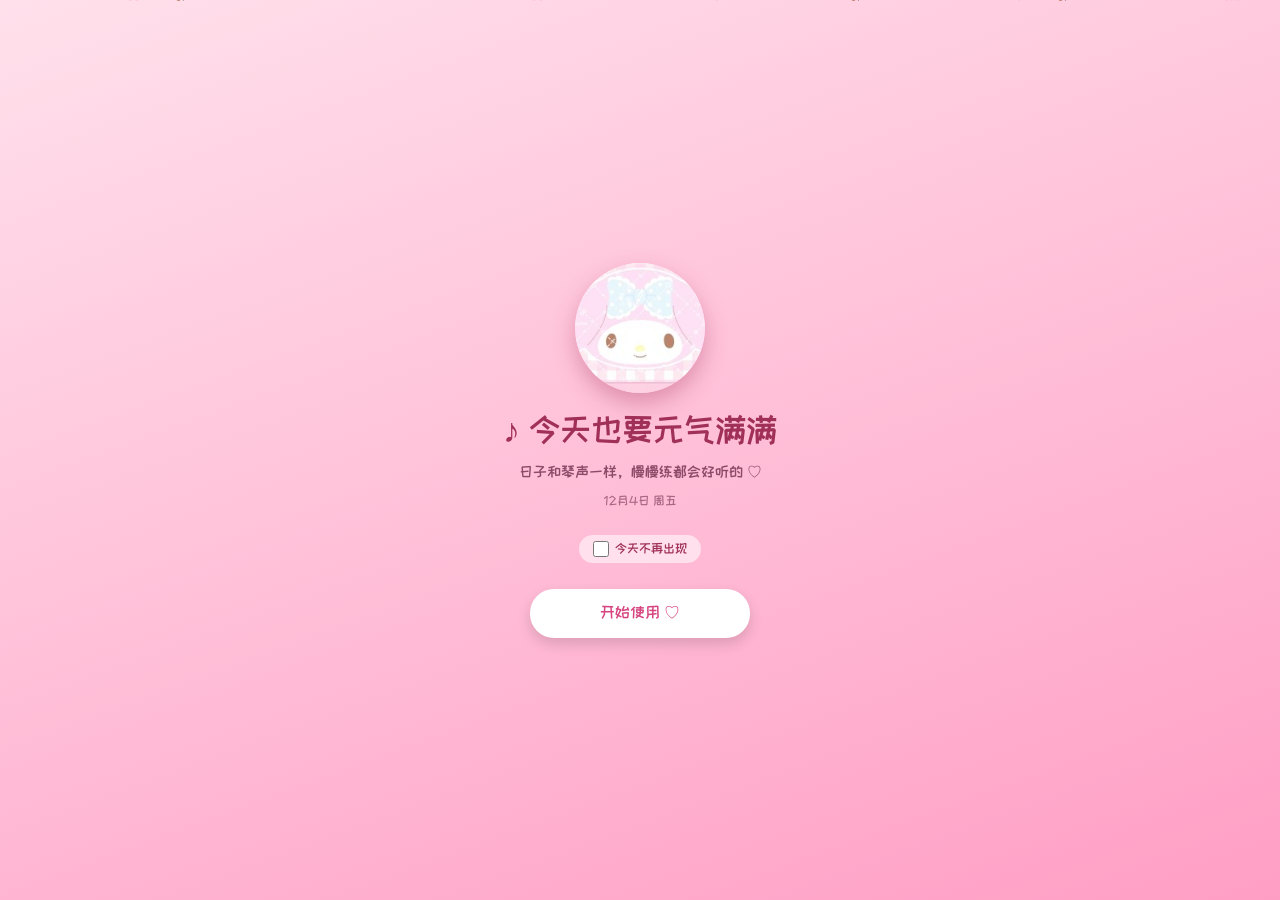
<file: app/index.html>
<!DOCTYPE html>
<html lang="zh-CN">
<head>
<meta charset="UTF-8">
<meta name="viewport" content="width=device-width, initial-scale=1.0, viewport-fit=cover, user-scalable=no">
<meta name="apple-mobile-web-app-capable" content="yes">
<meta name="mobile-web-app-capable" content="yes">
<meta name="apple-mobile-web-app-status-bar-style" content="default">
<meta name="apple-mobile-web-app-title" content="秋秋课表">
<meta name="theme-color" content="#ffe6ef">
<link rel="apple-touch-icon" href="assets/icon-180.png?v=2">
<link rel="apple-touch-startup-image" media="(device-width: 375px) and (device-height: 667px) and (-webkit-device-pixel-ratio: 2)" href="assets/splash-750x1334.jpg">
<link rel="apple-touch-startup-image" media="(device-width: 390px) and (device-height: 844px) and (-webkit-device-pixel-ratio: 3)" href="assets/splash-1170x2532.jpg">
<link rel="apple-touch-startup-image" media="(device-width: 393px) and (device-height: 852px) and (-webkit-device-pixel-ratio: 3)" href="assets/splash-1179x2556.jpg">
<link rel="apple-touch-startup-image" media="(device-width: 430px) and (device-height: 932px) and (-webkit-device-pixel-ratio: 3)" href="assets/splash-1290x2796.jpg">
<link rel="apple-touch-startup-image" media="(device-width: 402px) and (device-height: 874px) and (-webkit-device-pixel-ratio: 3)" href="assets/splash-1206x2622.jpg">
<link rel="apple-touch-startup-image" media="(device-width: 440px) and (device-height: 956px) and (-webkit-device-pixel-ratio: 3)" href="assets/splash-1320x2868.jpg">
<link rel="apple-touch-startup-image" media="(device-width: 820px) and (device-height: 1180px) and (-webkit-device-pixel-ratio: 2)" href="assets/splash-1640x2360.jpg">
<link rel="icon" href="assets/icon-192.png?v=2">
<link rel="manifest" href="manifest.json">
<title>秋秋课表 🎻</title>
<link rel="stylesheet" href="css/app.css">
</head>
<body class="t-melody">

<div id="wallpaper"></div>

<!-- 装饰 -->
<span class="deco" style="top:90px;left:-16px;font-size:70px">🎀</span>
<span class="deco" style="bottom:120px;right:-14px;font-size:60px">🌸</span>

<div id="app">
  <main id="main">

    <!-- ===== 今日 ===== -->
    <section class="page on" id="page-today">
      <div class="pagehead">
        <div>
          <div class="dt" id="todayDate">—</div>
          <h1 id="todayGreet">今日课程</h1>
        </div>
        <div class="sticker" id="mascotSlot"></div>
      </div>
      <div id="birthdayWrap"></div>
      <div id="nextWrap"></div>
      <div id="todayList" class="lList"></div>
      <div id="todaySummary" style="margin:6px 4px 0"></div>
    </section>

    <!-- ===== 周课表 ===== -->
    <section class="page" id="page-week">
      <div class="pagehead">
        <div>
          <div class="dt" id="weekMonth">—</div>
          <h1>本周课表</h1>
        </div>
        <div class="sticker" id="mascotSlot2"></div>
      </div>
      <div class="weeknav">
        <button id="wkPrev">‹</button>
        <span class="wt" id="wkLabel">—</span>
        <button id="wkNext">›</button>
        <div class="vtoggle">
          <button id="vHol" title="假期">🏖️</button>
          <button id="vList" class="on" title="列表">📋</button>
          <button id="vGrid" title="日程">🗓️</button>
        </div>
      </div>
      <div id="weekList"></div>
      <div id="weekGrid" style="display:none"></div>
      <div id="weekSummary" style="margin:6px 4px 0;text-align:center"></div>
    </section>

    <!-- ===== 学生 ===== -->
    <section class="page" id="page-students">
      <div class="pagehead">
        <div>
          <div class="dt">一起进步的小朋友们</div>
          <h1>我的学生</h1>
        </div>
        <div class="sticker" id="mascotSlot3"></div>
      </div>
      <div id="studentStats"></div>
      <div class="bstrip" id="bdayStrip"></div>
      <div class="search" id="searchWrap">🔍 <input type="text" id="searchInput" placeholder="找学生、找曲子…"></div>
      <div id="studentList"></div>
      <div style="text-align:center;margin-top:6px">
        <button class="btn ghost" id="btnAddStudent2">＋ 添加学生</button>
      </div>
    </section>

    <!-- ===== 乐团 ===== -->
    <section class="page" id="page-orch">
      <div class="pagehead">
        <div>
          <div class="dt">排练与演出，都值得被记住</div>
          <h1>乐团 · 演出</h1>
        </div>
        <div class="sticker" id="mascotSlot4"></div>
      </div>
      <div id="orchStats"></div>
      <div id="projList"></div>
      <div style="text-align:center;margin-top:6px">
        <button class="btn" id="btnAddProject">＋ 新演出项目</button>
      </div>
    </section>

    <!-- ===== 主题 ===== -->
    <section class="page" id="page-themes">
      <div class="pagehead">
        <div>
          <div class="dt">今天想穿哪一套？</div>
          <h1>主题 · 壁纸</h1>
        </div>
        <div class="sticker" style="font-size:28px">🎨</div>
      </div>
      <div class="tlabel">👤 我的头像（设置后显示在今日页）</div>
      <div style="display:flex;gap:14px;align-items:center;margin:0 4px 4px">
        <div class="sticker" id="userAvSlot" style="width:64px;height:64px;overflow:hidden"></div>
        <div style="flex:1">
          <label class="upbtn">📷 上传我的头像<input type="file" id="userAvFile" accept="image/*" hidden></label>
          <button class="btn ghost" id="btnUserAvDel" style="font-size:12px;padding:6px 12px;margin-left:8px">移除</button>
          <div class="thint" style="margin:6px 0 0;text-align:left">存在本机，不参与同步</div>
        </div>
      </div>
      <div class="tlabel">👤 我的资料与偏好</div>
      <div class="frm" style="margin:0 4px 4px">
        <div><label>称呼（问候和祝福里都会叫你）</label><input type="text" id="setName" placeholder="如：秋秋老师" maxlength="12"></div>
        <div style="display:flex;gap:9px;align-items:flex-end">
          <div style="flex:1"><label>我的生日</label>
            <button type="button" class="tfield" id="setBday">🎂 点击选择月-日</button></div>
          <div style="width:130px"><label>每节课时长</label>
            <select id="setDur" class="tsel" style="width:100%">
              <option value="30">30 分钟</option><option value="45">45 分钟</option><option value="60">60 分钟</option>
            </select></div>
        </div>
        <div><label>每日开屏祝福语（一行一句，留空恢复默认）</label>
          <textarea id="setGreetings" style="min-height:64px" placeholder="一行一句，每天轮换一条"></textarea></div>
        <button class="btn big" id="btnSaveProfile">保存资料 ♡</button>
      </div>
      <div class="tlabel">🎀 主题角色（换一套 = 全 App 换配色和贴纸）</div>
      <div class="tgrid" id="themeGrid"></div>
      <div class="tlabel">🔤 字体（选完立刻生效，第一次会下载一下）</div>
          <div class="fgrid" id="fontGrid"></div>
          <div class="tlabel">🖼️ 壁纸（背景随时换，也可上传自己的图片）</div>
      <div class="wgrid" id="wallGrid"></div>
      <div style="margin:10px 4px 0">
        <label class="upbtn">📷 上传自定义壁纸<input type="file" id="wallFile" accept="image/*" hidden></label>
      </div>
      <div class="tlabel">🎵 小工具</div>
      <div class="funrow">
        <button class="btn ghost" id="btnTuner">🎻 A4 音叉</button>
        <button class="btn ghost" id="btnMetro">🥁 节拍器</button>
      </div>
      <div class="tlabel">📄 账本</div>
      <div style="margin:0 4px 4px;display:flex;gap:9px">
        <button class="btn ghost" id="btnBill" style="flex:1">📊 本月账单</button>
        <button class="btn ghost" id="btnYear" style="flex:1">📈 年度统计</button>
      </div>
      <div class="tlabel">💾 数据小管家</div>
      <button class="btn big" id="btnOneImport" style="margin-bottom:10px">✨ 一键导入课表（粘贴文本 / 截图识别）</button>
      <div class="datarow">
        <button class="btn ghost" id="btnExport">📤 导出备份</button>
        <button class="btn ghost" id="btnImport">📥 导入备份</button>
      </div>
      <div class="tlabel">☁️ 云同步（两台手机数据一致）</div>
      <div class="frm" style="margin:0 4px">
        <div><label>服务器地址</label><input type="text" id="syncUrl" placeholder="如 https://qinqin.你的域名.com" autocomplete="off"></div>
        <div><label>同步码（一家人共用同一个）</label><input type="text" id="syncToken" placeholder="服务器 tokens.txt 里的码" autocomplete="off"></div>
        <div class="datarow">
          <button class="btn ghost" id="btnSyncSave">💾 保存设置</button>
          <button class="btn ghost" id="btnSyncTest">🔌 测试连接</button>
          <button class="btn ghost" id="btnSyncUp">⬆️ 上传</button>
          <button class="btn ghost" id="btnSyncDown">⬇️ 下载合并</button>
        </div>
        <div class="datarow">
          <button class="btn ghost" id="btnSyncHist">🕘 云端历史（最近 20 版）</button>
        </div>
        <div class="thint" id="syncHint">数据存在本机；配好云同步后，改任何内容都会自动同步到另一台手机 ♡</div>
      </div>
      <div class="thint" id="aboutLine">秋秋课表 · 一个装着爱的小课表 ♡</div>
    </section>

  </main>

  <nav id="tabbar">
    <button class="tab on" data-page="today"><span class="ti">🏠</span>今日</button>
    <button class="tab" data-page="week"><span class="ti">🗓️</span>周课表</button>
    <button class="tab" data-page="students"><span class="ti">🎀</span>学生</button>
    <button class="tab" data-page="orch"><span class="ti">🎼</span>乐团</button>
    <button class="tab" data-page="themes"><span class="ti">🎨</span>主题</button>
  </nav>
</div>

<!-- ===== 弹层：学生编辑 ===== -->
<div class="mask" id="maskStudent">
  <div class="sheet sheetflex" style="position:relative">
    <button class="close" data-close="maskStudent">✕</button>
    <h3 id="studentFormTitle">添加学生</h3>
    <div class="frmscroll">
    <div class="frm">
      <div><label>名字</label><input type="text" id="fName" placeholder="小朋友的昵称" maxlength="10"></div>
      <div><label>头像（点一个，或上传照片）</label>
        <div id="avPrev" class="sticker" style="width:52px;height:52px;margin:0 auto 8px;display:flex;align-items:center;justify-content:center;font-size:26px;overflow:hidden"></div><div class="emgrid" id="emGrid"></div>
        <div style="display:flex;gap:10px;align-items:center;margin-top:8px">
          <label class="upbtn">📷 上传照片做头像<input type="file" id="avatarFile" accept="image/*" hidden></label>
          <span style="font-size:11px;color:var(--sub)">自动裁方压缩，存在手机里</span>
        </div>
      </div>
      <div><label>课程颜色（周课表格子和卡片都用它）</label><div class="emgrid" id="heartGrid"></div></div>
      <div><label>程度 / 级别</label><input type="text" id="fLevel" placeholder="如：英皇 3 级 / 启蒙班" maxlength="12"></div>
      <div><label>正在练的曲子</label><input type="text" id="fPiece" placeholder="如：《开塞 No.2》" maxlength="30"></div>
      <div><label>地点（去哪上这孩子的课）</label><input type="text" id="fLoc" placeholder="如：琴房 302 / 学校 / 线上" maxlength="16"></div>
      <div style="display:flex;gap:9px">
        <div style="flex:1"><label>家长电话</label><input type="text" id="fPhone" placeholder="家长手机号" inputmode="tel" maxlength="15"></div>
        <div style="flex:1"><label>孩子生日（月-日）</label><input type="text" id="fBday" placeholder="如 03-15" maxlength="5"></div>
      </div>
      <div style="display:flex;gap:9px;align-items:flex-end">
        <div style="flex:1"><label>课时包（剩余节数）</label><input type="number" id="fPass" placeholder="如 20" min="0" inputmode="numeric"></div>
        <div style="flex:1.2"><label>练琴照片（最多6张）</label>
          <label class="upbtn" style="width:100%;justify-content:center">📷 上传照片<input type="file" id="photoFile" accept="image/*" multiple hidden></label></div>
      </div>
      <div id="photoGrid" class="pgrid"></div>
      <div><label>每节课课时费（元，选填，用来记小账本）</label><input type="number" id="fFee" placeholder="如：300" min="0" inputmode="numeric"></div>
      <div><label>每周固定上课时间（可多个，带备注）</label><div id="slotRows"></div>
        <button type="button" class="btn ghost" id="btnAddSlot" style="margin-top:8px;font-size:13px;padding:8px 14px">＋ 加一个固定时间</button>
      </div>
      <div><label>备注</label><textarea id="fNote" placeholder="手型要盯、家长微信是…" maxlength="60"></textarea></div>
      <div class="formerr" id="studentErr">先给小朋友起个名字吧</div>
    </div>
    </div>
    <div class="savebar">
      <button class="btn big" id="btnSaveStudent">保存 ♡</button>
      <button class="btn ghost big" id="btnDelStudent" style="display:none;color:#e05c7e">🗑️ 删除这个学生</button>
    </div>
  </div>
</div>

<!-- ===== 弹层：课程操作 ===== -->
<div class="mask" id="maskLesson">
  <div class="sheet" style="position:relative">
    <button class="close" data-close="maskLesson">✕</button>
    <div class="lessonhead">
      <div class="av" id="lsAv">🐰</div>
      <div><div class="t1" id="lsTitle">果果 · 10:30</div><div class="t2" id="lsSub">《开塞 No.2》</div></div>
    </div>
    <div class="actgrid">
      <button class="btn" id="btnDone">✓ 上完这节课</button>
      <button class="btn ghost" id="btnLeave">🏖️ 今天请假</button>
      <button class="btn ghost" id="btnCancelStatus">↩️ 撤销打卡状态</button>
      <button class="btn ghost" id="btnResched" style="display:none">📅 改期（选新日期时间）</button>
      <button class="btn ghost" id="btnMakeup" style="display:none">🔍 找空档补课</button>
      <button class="btn ghost" id="btnConfirm" style="display:none">✅ 确认已约（家长已确认）</button>
      <button class="btn ghost" id="btnEditEvent" style="display:none">✏️ 改期 / 编辑</button>
      <button class="btn ghost" id="btnDelExtra" style="color:#e05c7e;display:none">🗑️ 删除这节加课</button>
    </div>
    <div class="notewrap" id="noteWrap">
      <div class="frm" style="margin-top:12px">
        <div><label>这节课的小记录（选填）</label>
        <textarea id="lsNote" placeholder="作业：开塞 3-5 条；顿弓有进步 ♪"></textarea></div>
        <button class="btn big" id="btnSaveDone">保存打卡 ✓</button>
      </div>
    </div>
  </div>
</div>

<!-- ===== 弹层：加课 ===== -->
<div class="mask" id="maskExtra">
  <div class="sheet" style="position:relative">
    <button class="close" data-close="maskExtra">✕</button>
    <h3>加一节课</h3>
    <div class="frm">
      <div><label>学生</label><select id="exStudent"></select></div>
      <button type="button" class="tfield big" id="exDT">📅 点此选择日期与开始时间</button>
      <button type="button" class="tfield big" id="exEndT">🏁 结束时间（选填，点了再选）</button>
      <div><label>备注（选填）</label><input type="text" id="exNote" placeholder="加课 / 补课" maxlength="20"></div>
      <div class="formerr" id="extraErr">先去「学生」页添加小朋友哦</div>
      <button class="btn big" id="btnSaveExtra">加上这节课 ♪</button>
    </div>
  </div>
</div>

<!-- ===== 弹层：音叉 / 节拍器 ===== -->
<div class="mask" id="maskTuner">
  <div class="sheet" style="position:relative">
    <button class="close" data-close="maskTuner">✕</button>
    <div id="tunerPane">
      <h3>🎻 A4 音叉</h3>
      <div class="tunerbox">
        <div class="note">A · 440Hz</div>
        <button class="btn big" id="btnPlayA4">▷ 播放标准音</button>
        <div class="hz">对弦的时候用 · 依次是 G D A E</div>
        <div style="display:flex;gap:8px">
          <button class="btn ghost" data-tone="196.0" style="flex:1">G3</button>
          <button class="btn ghost" data-tone="293.7" style="flex:1">D4</button>
          <button class="btn ghost" data-tone="440.0" style="flex:1">A4</button>
          <button class="btn ghost" data-tone="659.3" style="flex:1">E5</button>
        </div>
      </div>
    </div>
    <div id="metroPane" style="display:none">
      <h3>🥁 节拍器</h3>
      <div class="tunerbox">
        <div class="pulse" id="metroPulse">🎶</div>
        <div class="bpmdir">
          <button class="btn ghost" id="bpmMinus">−</button>
          <input type="number" id="bpmVal" value="72" min="30" max="220">
          <button class="btn ghost" id="bpmPlus">＋</button>
          <span style="font-size:12.5px;color:var(--sub)">BPM</span>
        </div>
        <div class="beatdots" id="beatDots"><span></span><span></span><span></span><span></span></div>
        <button class="btn big" id="btnMetroToggle">▷ 开始打拍子</button>
      </div>
    </div>
  </div>
</div>

    <!-- ===== 弹层：假期模式 ===== -->
    <div class="mask" id="maskHoliday">
      <div class="sheet" style="position:relative">
        <button class="close" data-close="maskHoliday">✕</button>
        <h3>🏖️ 假期模式</h3>
        <div class="frm">
          <div class="thint" style="text-align:left;margin-bottom:4px">假期范围内的课自动置灰放假，不计入课时和账本</div>
          <div id="holList"></div>
          <div style="display:flex;gap:9px;margin-top:6px">
            <button type="button" class="tfield" id="holStart">📅 开始日期</button>
            <button type="button" class="tfield" id="holEnd">📅 结束日期</button>
          </div>
          <button class="btn big" id="btnAddHol">＋ 添加这段假期</button>
        </div>
      </div>
    </div>

    <!-- ===== 弹层：备份 ===== -->
<div class="mask" id="maskBackup">
  <div class="sheet" style="position:relative">
    <button class="close" data-close="maskBackup">✕</button>
    <h3 id="backupTitle">导出备份</h3>
    <div class="frm">
      <div id="backupHint" style="font-size:12.5px;color:var(--sub);line-height:1.7"></div>
      <textarea id="backupText" style="min-height:110px;font-size:12px;word-break:break-all" readonly></textarea>
      <button class="btn big" id="btnCopyCode">复制分享码</button>
      <button class="btn ghost big" id="btnDoImport" style="display:none">导入这份课表</button>
    </div>
  </div>
</div>

<!-- ===== 弹层：演出项目 ===== -->
<div class="mask" id="maskProject">
  <div class="sheet" style="position:relative">
    <button class="close" data-close="maskProject">✕</button>
    <h3 id="projFormTitle">新演出项目</h3>
    <div class="frm">
      <div><label>项目名称（乐团 + 音乐会）</label><input type="text" id="pTitle" placeholder="如：城市交响乐团 · 秋季音乐会" maxlength="24"></div>
      <div style="display:flex;gap:9px">
        <div style="flex:1"><label>排练费 / 次（元）</label><input type="number" id="pRfee" placeholder="如：300" min="0" inputmode="numeric"></div>
        <div style="flex:1"><label>演出费 / 场（元）</label><input type="number" id="pCfee" placeholder="如：800" min="0" inputmode="numeric"></div>
      </div>
      <div><label>备注（选填）</label><input type="text" id="pNote" placeholder="指挥、曲目、联系人…" maxlength="40"></div>
      <div class="formerr" id="projErr">给项目起个名字吧</div>
      <button class="btn big" id="btnSaveProject">保存 ♡</button>
      <button class="btn ghost big" id="btnDelProject" style="display:none;color:#e05c7e">🗑️ 删除这个项目（连排练演出一起）</button>
    </div>
  </div>
</div>

<!-- ===== 弹层：排练 / 演出日程 ===== -->
<div class="mask" id="maskEvent">
  <div class="sheet" style="position:relative">
    <button class="close" data-close="maskEvent">✕</button>
    <h3 id="eventFormTitle">加排练</h3>
    <div class="frm">
      <div><label>属于哪个项目</label><select id="evProject"></select></div>
      <div style="display:flex;gap:9px">
        <div style="flex:1"><label>类型</label><select id="evKind">
          <option value="reh">🎼 排练</option>
          <option value="perf">✨ 演出</option>
        </select></div>
        <div style="flex:1.6"><label>日期与开始时间（点此选择）</label>
          <button type="button" class="tfield big" id="evDT">📅 选择</button></div>
      </div>
      <button type="button" class="tfield big" id="evEndT">🏁 结束时间（选填，点了再选）</button>
      <div><label>地点（选填）</label><input type="text" id="evVenue" placeholder="排练厅 / 音乐厅地址" maxlength="30"></div>
      <div><label>备注（选填）</label><input type="text" id="evNote" placeholder="重点过乐队合奏部分" maxlength="30"></div>
      <div class="formerr" id="eventErr">要先有演出项目哦</div>
      <button class="btn big" id="btnSaveEvent">保存 ♪</button>
      <button class="btn ghost big" id="btnDelEvent" style="display:none;color:#e05c7e">🗑️ 删除这条日程</button>
    </div>
  </div>
</div>

<!-- ===== 弹层：一键导入课表 ===== -->
<div class="mask" id="maskOneImport">
  <div class="sheet" style="position:relative">
    <button class="close" data-close="maskOneImport">✕</button>
    <h3>📥 一键导入课表</h3>
    <div class="itabs">
      <button class="itab on" data-imp="text">📝 粘贴文本</button>
      <button class="itab" data-imp="ai">🖼️ 截图识别</button>
    </div>
    <div id="impTextPane" class="frm" style="margin-top:12px">
      <div><label>把备忘录 / 微信里的课表文字原样粘贴进来</label>
      <textarea id="impText" style="min-height:150px" placeholder="支持这种格式：&#10;周六&#10;音乐教室 302&#10;9:45~10:30 小小兔&#10;10:30~11:15 果果（先去 301 再去 302）&#10;周日&#10;城南教学点&#10;陆小慷 7:30"></textarea></div>
      <button class="btn big" id="btnParseText">解析预览 ♪</button>
      <div class="thint">全程在本机解析，不联网、不花钱。识别不了的行会列出来供参考</div>
    </div>
    <div id="impAiPane" class="frm" style="margin-top:12px;display:none">
      <div><label>课表截图（备忘录 / 聊天记录截图都行）</label>
      <input type="file" id="impFile" accept="image/*" style="width:100%;font-size:13px"></div>
      <div><label>智谱 API Key（图片识别需要，只存在本机）</label>
      <input type="text" id="aiKey" placeholder="粘贴你的智谱 Key" autocomplete="off"></div>
      <div><label>识别模型（可选，留空用默认 glm-4v-flash，可填新一代如 glm-4.6v）</label>
      <input type="text" id="aiModel" placeholder="glm-4v-flash" autocomplete="off"></div>
      <button class="btn big" id="btnAiParse">🤖 识别这张截图</button>
      <div class="thint">走 AI 识别，免费模型（glm-4v-flash）；不想配 Key 就用左边的粘贴文本</div>
    </div>
    <div id="impPreview" style="display:none">
      <div class="tlabel" style="margin-top:14px">解析结果 —— 勾选要导入的，名字/时间/地点都能改</div>
      <div id="prevList"></div>
      <div id="prevSkipped" style="display:none;margin:8px 4px 0">
        <div class="thint" style="text-align:left;color:#c9a26b">⚠️ 这些行没看懂，没敢导入：</div>
        <div id="prevSkippedList" style="font-size:11.5px;color:var(--sub);padding:2px 6px;line-height:1.7"></div>
      </div>
      <button class="btn big" id="btnDoImportSched" style="margin-top:12px">导入勾选的课程 ♡</button>
    </div>
  </div>
</div>

<!-- ===== 弹层：账单/统计 ===== -->
    <div class="mask" id="maskBill">
      <div class="sheet" style="position:relative">
        <button class="close" data-close="maskBill">✕</button>
        <h3 id="billTitle">📊 本月账单</h3>
        <div id="billBody"></div>
        <button class="btn big" id="btnBillCopy" style="margin-top:12px">📋 复制账单文本</button>
        <button class="btn ghost" id="btnBillImg" style="margin-top:8px">🖼️ 生成图片（长按可保存发家长）</button>
        <div id="billImgWrap" style="margin-top:8px"></div>
      </div>
    </div>

<!-- ===== 弹层：云端历史 ===== -->
    <div class="mask" id="maskHist">
      <div class="sheet" style="position:relative">
        <button class="close" data-close="maskHist">✕</button>
        <h3>🕘 云端历史（最近 20 版）</h3>
        <div class="thint">每一点改动都会留档。误删/误同步了？选一版看看，能找回 ♡</div>
        <div id="histList" style="max-height:46vh;overflow:auto;margin-top:8px"></div>
        <div id="histPreview" style="display:none;margin-top:10px"></div>
      </div>
    </div>

<!-- ===== 弹层：找空档补课 ===== -->
    <div class="mask" id="maskMakeup">
      <div class="sheet" style="position:relative">
        <button class="close" data-close="maskMakeup">✕</button>
        <h3 id="makeupTitle">🔍 空档 suggestions</h3>
        <div class="thint" id="makeupSub"></div>
        <div id="makeupList" style="max-height:52vh;overflow:auto;margin-top:8px"></div>
      </div>
    </div>

    <!-- ===== 弹层：日期时间选择器 ===== -->
<div class="mask" id="maskPick">
  <div class="sheet" style="position:relative">
    <div class="phead">
      <button class="pghost" id="pickClose">✕</button>
      <h3 id="pickTitle">选择时间</h3>
      <button class="pok" id="pickOk">确定</button>
    </div>
    <div id="pickCalWrap" style="display:none">
      <div class="calnav">
        <button id="calPrev">‹</button><span id="calLabel"></span><button id="calNext">›</button>
      </div>
      <div class="calgrid" id="calDow">
        <span class="cdow">一</span><span class="cdow">二</span><span class="cdow">三</span><span class="cdow">四</span><span class="cdow">五</span><span class="cdow">六</span><span class="cdow">日</span>
      </div>
      <div class="calgrid" id="calGrid"></div>
    </div>
    <div class="pdisp" id="pickDisp">--:--</div>
    <div class="chipgrid" id="chipGrid"></div>
    <div class="fine">
      <button type="button" id="fM5">− 5 分钟</button>
      <button type="button" id="fP5">＋ 5 分钟</button>
    </div>
  </div>
</div>

<!-- ===== 生日彩蛋 ===== -->
<div id="splash">
  <img class="mel" id="splashFace" src="assets/face_melody.jpg" alt="角色">
  <h2 id="splashTitle">🎂 生日快乐</h2>
  <p id="splashText">愿新的一岁，<br>琴声和日子都甜甜的 ♡<br><span style="font-size:12.5px;opacity:.75">—— 这个小课表，是给你的一份小心意</span></p>
  <label class="splash-skip"><input type="checkbox" id="splashSkip"> 今天不再出现</label>
  <button class="btn big" id="btnSplashClose" style="max-width:220px">开始使用 ♡</button>
</div>

<div id="toast"></div>
<div id="netBadge">📴 离线中 · 数据照常记</div>

<script src="js/app.js"></script>
</body>
</html>
</file>
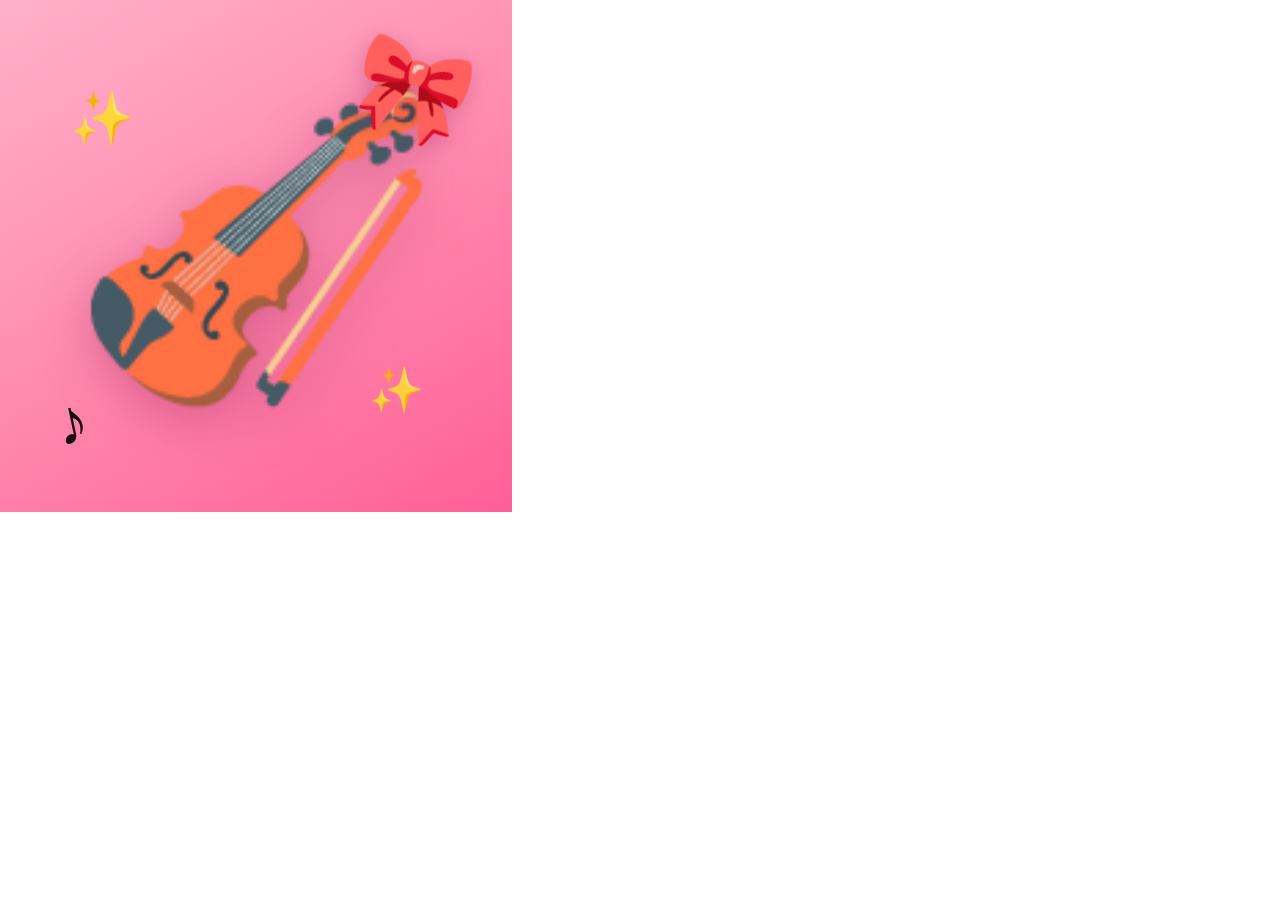
<file: app/_icon.html>
<!DOCTYPE html>
<html><head><meta charset="UTF-8"><style>
*{margin:0}
#icon{width:512px;height:512px;position:relative;overflow:hidden;
  background:linear-gradient(150deg,#ffb0ca 0%,#ff8fb3 45%,#ff5f96 100%);}
#icon .v{position:absolute;top:50%;left:50%;transform:translate(-50%,-54%);font-size:300px;line-height:1;
  filter:drop-shadow(0 14px 26px rgba(150,30,80,.35))}
#icon .b{position:absolute;top:34px;right:40px;font-size:96px;transform:rotate(18deg);
  filter:drop-shadow(0 6px 12px rgba(150,30,80,.3))}
#icon .n{position:absolute;bottom:52px;left:56px;font-size:64px;transform:rotate(-12deg);opacity:.9}
#icon .s1{position:absolute;top:88px;left:70px;font-size:52px;opacity:.95}
#icon .s2{position:absolute;bottom:96px;right:88px;font-size:44px;opacity:.9}
</style></head><body>
<div id="icon">
  <span class="v">🎻</span>
  <span class="b">🎀</span>
  <span class="n">♪</span>
  <span class="s1">✨</span>
  <span class="s2">✨</span>
</div>
</body></html>
</file>
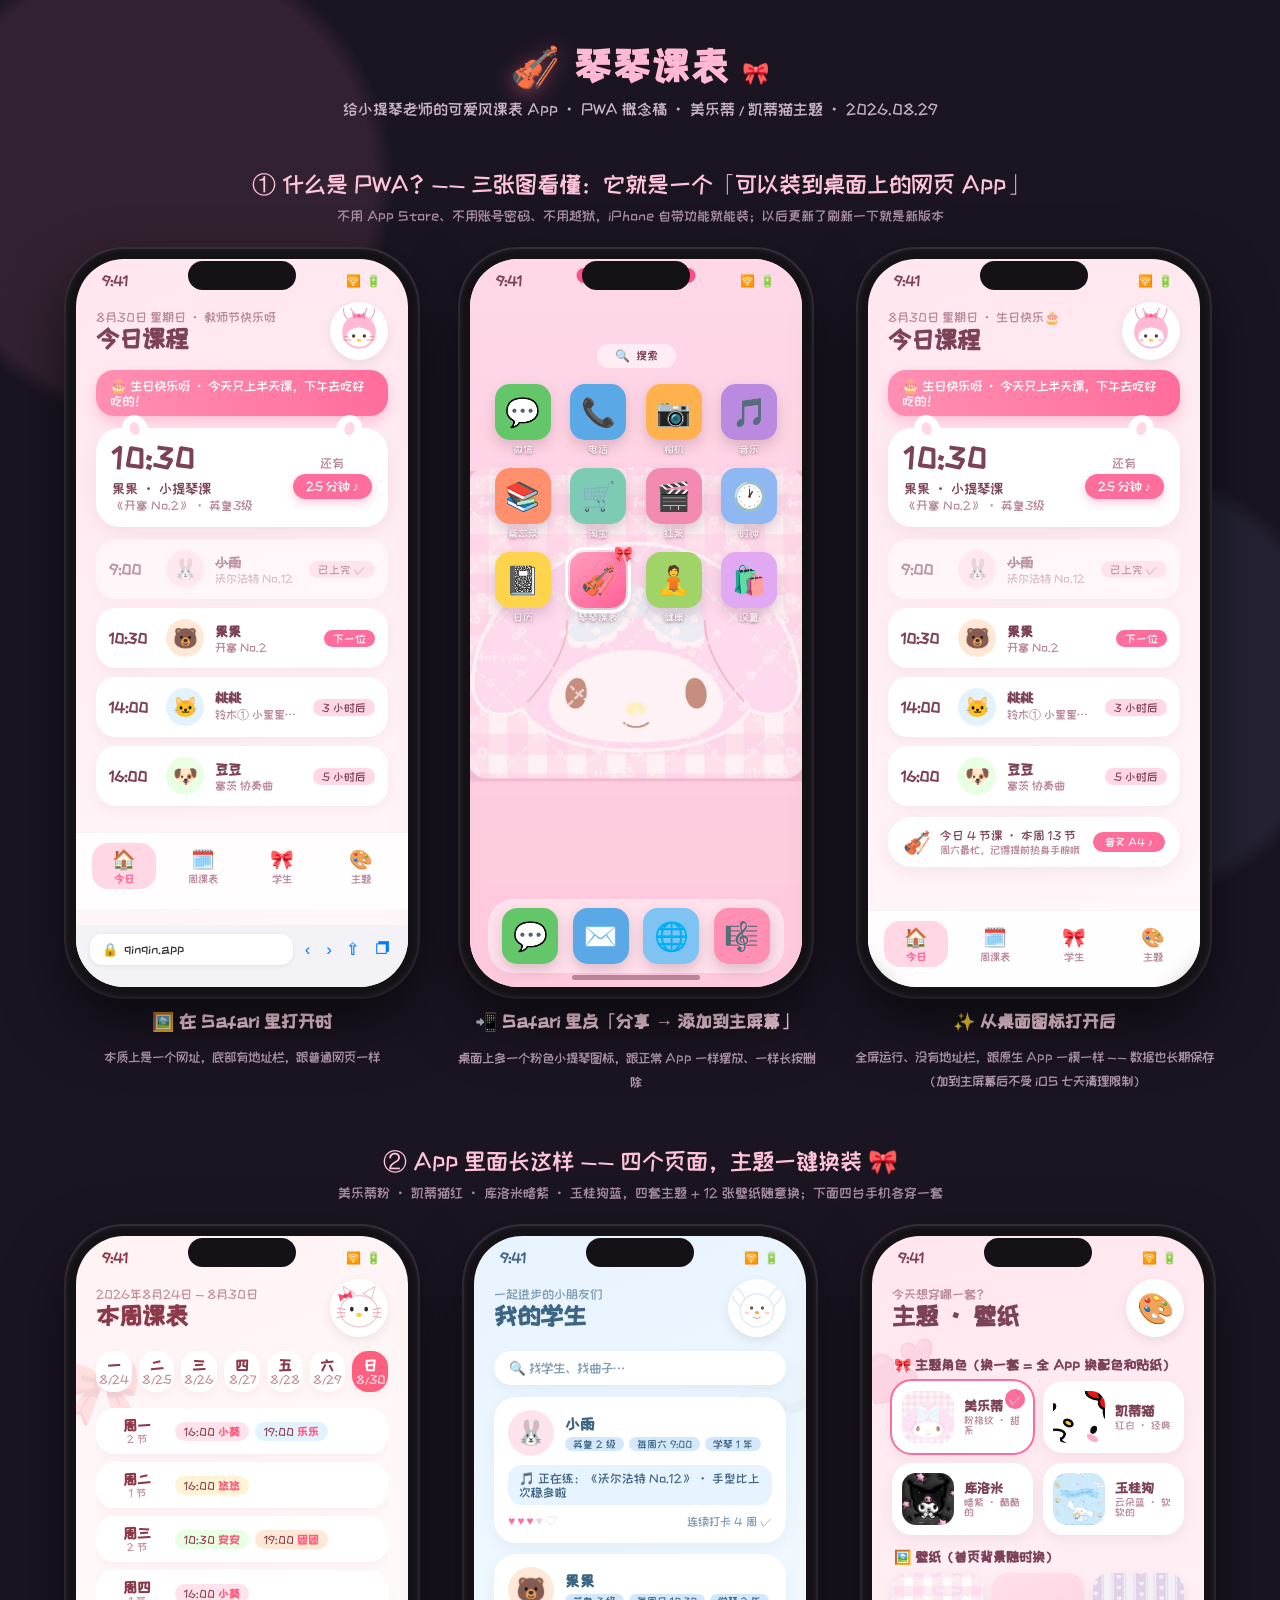
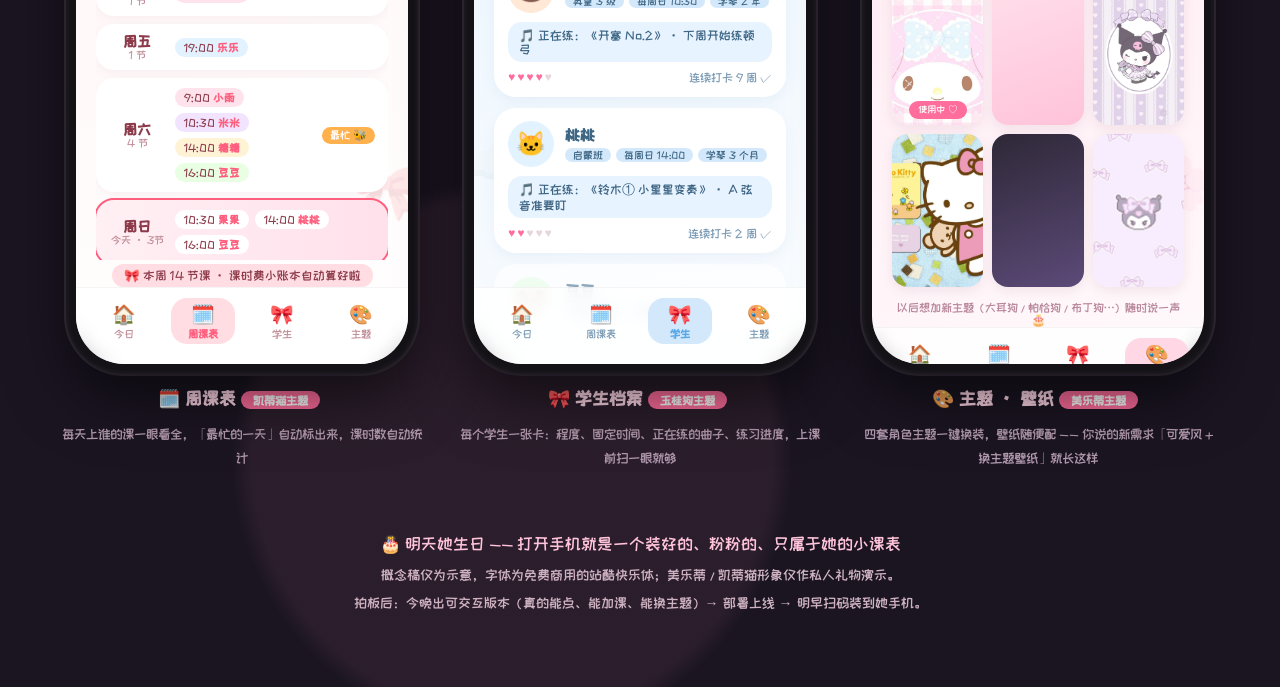
<file: mockup/mockup.html>
<!DOCTYPE html>
<html lang="zh-CN">
<head>
<meta charset="UTF-8">
<meta name="viewport" content="width=device-width, initial-scale=1.0">
<title>琴琴课表 · 可爱风概念稿</title>
<style>
@font-face{
  font-family:'ZCOOL';
  src:url('assets/zcool.woff2') format('woff2');
  font-display:swap;
}
*{margin:0;padding:0;box-sizing:border-box}
body{
  font-family:'ZCOOL','Yuanti SC','PingFang SC','Microsoft YaHei',sans-serif;
  background:#1b1522;
  background-image:
    radial-gradient(circle at 12% 8%, rgba(255,143,179,.10) 0 220px, transparent 240px),
    radial-gradient(circle at 88% 30%, rgba(150,190,255,.08) 0 200px, transparent 220px),
    radial-gradient(circle at 40% 90%, rgba(255,143,179,.07) 0 260px, transparent 280px);
  color:#f2e9f0;
  padding:44px 30px 70px;
}
.wrap{max-width:1760px;margin:0 auto}
.hero{text-align:center;margin-bottom:14px}
.hero h1{font-size:40px;color:#ffb9d4;letter-spacing:2px}
.hero h1 .violin{filter:drop-shadow(0 4px 10px rgba(255,109,157,.5))}
.hero p{margin-top:10px;font-size:16px;color:#c9b3c4}
.sec{margin-top:52px}
.sec-t{font-size:24px;color:#ffc3da;margin-bottom:8px;text-align:center}
.sec-s{font-size:14px;color:#a98ea3;text-align:center;margin-bottom:26px}
.row{display:flex;gap:38px;flex-wrap:wrap;justify-content:center;align-items:flex-start}
.item{display:flex;flex-direction:column;align-items:center;gap:14px}
.item h3{font-size:18px;color:#ffd7e7}
.item p{font-size:13.5px;color:#b39aae;max-width:360px;text-align:center;line-height:1.75}
.tag{display:inline-block;background:#ff6d9d;color:#fff;font-size:12px;border-radius:20px;padding:3px 12px;margin-right:6px}

/* ---------------- 手机框 ---------------- */
.phone{
  width:352px;height:748px;background:#151217;border-radius:58px;padding:10px;
  box-shadow:0 26px 60px rgba(0,0,0,.55), 0 0 0 2px #3a3140, inset 0 0 6px rgba(255,255,255,.08);
  position:relative;flex-shrink:0;
}
.screen{
  width:100%;height:100%;border-radius:48px;overflow:hidden;position:relative;
  background:linear-gradient(160deg,var(--bg1) 0%,var(--bg2) 100%);
  display:flex;flex-direction:column;
}
.island{position:absolute;top:12px;left:50%;transform:translateX(-50%);width:108px;height:29px;background:#151217;border-radius:18px;z-index:60}
.homebar{position:absolute;bottom:7px;left:50%;transform:translateX(-50%);width:128px;height:5px;border-radius:3px;background:var(--hb);z-index:60}
.sb{display:flex;justify-content:space-between;align-items:center;padding:15px 26px 4px;font-size:14px;font-weight:700;color:var(--text);position:relative;z-index:50}
.sb .ic{letter-spacing:1px;font-size:12px}
.deco{position:absolute;z-index:1;user-select:none;pointer-events:none}

/* ---------------- 主题变量 ---------------- */
.t-melody{--bg1:#ffe6ef;--bg2:#fff9fb;--accent:#ff6d9d;--accent2:#ff8fb3;--chip:#ffd7e5;--text:#7c4258;--sub:#b9879b;--card:#ffffff;--hb:rgba(124,66,88,.35)}
.t-kitty{--bg1:#fff3f4;--bg2:#ffffff;--accent:#ff5f7e;--accent2:#ff8298;--chip:#ffdde3;--text:#8c3a4a;--sub:#c08e98;--card:#ffffff;--hb:rgba(140,58,74,.35)}
.t-kuromi{--bg1:#2e2837;--bg2:#403a4c;--accent:#c79bee;--accent2:#a97fe0;--chip:#4a4258;--text:#f3ecfb;--sub:#a997c2;--card:#463f54;--hb:rgba(243,236,251,.4)}
.t-cinnamo{--bg1:#e7f3fe;--bg2:#fbfdff;--accent:#5aa9e6;--accent2:#82bff0;--chip:#d3e8fa;--text:#3d6584;--sub:#7d9cb5;--card:#ffffff;--hb:rgba(61,101,132,.35)}

/* ---------------- 通用组件 ---------------- */
.pagehead{display:flex;justify-content:space-between;align-items:center;padding:10px 20px 6px;position:relative;z-index:2}
.pagehead .dt{font-size:13px;color:var(--sub)}
.pagehead h2{font-size:25px;color:var(--text);margin-top:2px}
.pagehead .sticker{width:58px;height:58px;border-radius:50%;background:#fff;box-shadow:0 4px 12px rgba(0,0,0,.08);display:flex;align-items:center;justify-content:center;overflow:hidden}
.pill{display:inline-flex;align-items:center;gap:4px;background:var(--chip);color:var(--text);border-radius:20px;padding:4px 12px;font-size:12.5px}
.pill.acc{background:var(--accent);color:#fff}
.card{background:var(--card);border-radius:24px;box-shadow:0 6px 18px rgba(150,100,125,.10)}
.tabbar{
  margin-top:auto;position:relative;z-index:5;
  display:flex;justify-content:space-around;align-items:center;
  background:rgba(255,255,255,.82);backdrop-filter:blur(8px);
  padding:10px 8px 20px;border-top:1.5px solid rgba(0,0,0,.04);
}
.t-kuromi .tabbar{background:rgba(70,63,84,.82)}
.tab{display:flex;flex-direction:column;align-items:center;gap:2px;font-size:11px;color:var(--sub);width:64px;padding:5px 0;border-radius:16px}
.tab .ti{font-size:19px}
.tab.on{background:var(--chip);color:var(--accent);font-weight:700}
.t-kuromi .tab.on{background:var(--chip);color:var(--accent)}

/* ---------------- 今日页 ---------------- */
.birthday{margin:4px 20px 0;display:flex;align-items:center;gap:8px;background:linear-gradient(90deg,var(--accent2),var(--accent));color:#fff;border-radius:18px;padding:8px 14px;font-size:13.5px;box-shadow:0 6px 14px rgba(255,109,157,.35);position:relative;z-index:2}
.nextcard{margin:12px 20px 0;padding:15px 16px;position:relative;z-index:2}
.nextcard .nc-top{display:flex;justify-content:space-between;align-items:center}
.nc-time{font-size:30px;color:var(--text);font-weight:700;letter-spacing:1px}
.ear{position:absolute;top:-13px;width:26px;height:30px;background:var(--card);border-radius:50%;z-index:-1}
.ear::after{content:'';position:absolute;inset:7px 8px 10px;background:var(--chip);border-radius:50%}
.ear.l{left:26px;transform:rotate(-16deg)}
.ear.r{right:26px;transform:rotate(16deg)}
.nc-info{margin-top:8px;font-size:14.5px;color:var(--text)}
.nc-info .st{color:var(--sub);font-size:12.5px;margin-top:3px}
.nc-cd{display:flex;flex-direction:column;align-items:center;gap:4px}
.nc-cd .num{font-size:13px;color:var(--sub)}
.cdchip{background:var(--accent);color:#fff;border-radius:20px;padding:5px 13px;font-size:13px;box-shadow:0 4px 10px rgba(255,109,157,.35)}
.lList{margin:12px 20px 0;position:relative;z-index:2}
.lrow{display:flex;align-items:center;gap:11px;padding:11px 13px;border-radius:20px;margin-bottom:9px;background:var(--card);box-shadow:0 4px 12px rgba(150,100,125,.08)}
.lrow .lt{font-size:15px;font-weight:700;color:var(--text);width:46px}
.lrow .av{width:38px;height:38px;border-radius:50%;display:flex;align-items:center;justify-content:center;font-size:20px;flex-shrink:0}
.lrow .li{flex:1;min-width:0}
.lrow .nm{font-size:14.5px;color:var(--text);font-weight:700}
.lrow .pc{font-size:12px;color:var(--sub);margin-top:2px;white-space:nowrap;overflow:hidden;text-overflow:ellipsis}
.lrow.done{opacity:.5}
.lrow.done .nm{text-decoration:line-through}
.lrow .st-chip{font-size:11.5px;border-radius:16px;padding:3px 9px;background:var(--chip);color:var(--text);flex-shrink:0}
.lrow .st-chip.now{background:var(--accent);color:#fff}

/* ---------------- 周课表 ---------------- */
.days{display:flex;gap:7px;padding:8px 20px 4px;position:relative;z-index:2}
.day{flex:1;text-align:center;border-radius:16px;padding:7px 0 6px;background:var(--card);color:var(--sub);font-size:12.5px;box-shadow:0 3px 8px rgba(150,100,125,.07)}
.day b{display:block;font-size:15px;color:var(--text)}
.day.today{background:var(--accent);color:#ffe3ec}
.day.today b{color:#fff}
.week{margin:12px 20px 0;position:relative;z-index:2;overflow:hidden}
.wrow{display:flex;align-items:center;gap:10px;padding:10px 13px;border-radius:18px;margin-bottom:8px;background:var(--card);box-shadow:0 3px 10px rgba(150,100,125,.07)}
.wrow .wd{width:56px;text-align:center;flex-shrink:0}
.wrow .wd .n{font-size:15px;font-weight:700;color:var(--text)}
.wrow .wd .d{font-size:11px;color:var(--sub)}
.wrow.today{background:linear-gradient(90deg,#fff0f4,#ffe0eb);outline:2px solid var(--accent)}
.wchips{display:flex;flex-wrap:wrap;gap:6px}
.wchip{font-size:11.5px;color:var(--text);background:var(--c,#ffe3ec);border-radius:14px;padding:4px 9px}
.wchip b{color:var(--accent)}
.wrow .busy{margin-left:auto;font-size:11px;color:#fff;background:#ffb14d;border-radius:12px;padding:2px 8px;flex-shrink:0}

/* ---------------- 学生页 ---------------- */
.search{margin:8px 20px 0;background:var(--card);border-radius:20px;padding:9px 15px;font-size:13.5px;color:var(--sub);position:relative;z-index:2;box-shadow:0 4px 10px rgba(120,160,200,.10)}
.slist{margin:12px 20px 0;position:relative;z-index:2}
.scard{padding:13px 14px;border-radius:22px;margin-bottom:11px;background:var(--card);box-shadow:0 5px 14px rgba(120,160,200,.10)}
.scard .top{display:flex;align-items:center;gap:11px}
.scard .av{width:46px;height:46px;border-radius:50%;display:flex;align-items:center;justify-content:center;font-size:24px;flex-shrink:0}
.scard .nm{font-size:16px;color:var(--text);font-weight:700}
.scard .chips{margin-top:5px;display:flex;gap:5px}
.scard .chips span{font-size:10.5px;background:var(--chip);color:var(--text);border-radius:12px;padding:2px 8px}
.scard .song{margin-top:9px;font-size:12.5px;color:var(--text);background:var(--bg1);border-radius:14px;padding:6px 11px}
.scard .meta{margin-top:8px;display:flex;justify-content:space-between;align-items:center;font-size:12px;color:var(--sub)}
.hearts{color:#ff6d9d;letter-spacing:2px}
.hearts .off{color:#e5d5dd}

/* ---------------- 主题页 ---------------- */
.tlabel{margin:14px 22px 8px;font-size:14px;color:var(--text);font-weight:700;position:relative;z-index:2}
.tgrid{margin:0 20px;display:grid;grid-template-columns:1fr 1fr;gap:10px;position:relative;z-index:2}
.tcard{border-radius:20px;padding:10px;display:flex;align-items:center;gap:10px;background:var(--card);box-shadow:0 5px 14px rgba(150,100,125,.10);position:relative;outline:2.5px solid transparent}
.tcard.sel{outline-color:var(--accent)}
.tcard .img{width:52px;height:52px;border-radius:14px;overflow:hidden;flex-shrink:0;display:flex;align-items:center;justify-content:center}
.tcard .img img{width:100%;height:100%;object-fit:cover}
.tcard .tn{font-size:14px;color:var(--text);font-weight:700}
.tcard .td{font-size:10.5px;color:var(--sub);margin-top:2px}
.tcard .ck{position:absolute;top:8px;right:8px;width:20px;height:20px;border-radius:50%;background:var(--accent);color:#fff;font-size:12px;display:flex;align-items:center;justify-content:center}
.wgrid{margin:0 20px;display:grid;grid-template-columns:repeat(3,1fr);gap:9px;position:relative;z-index:2}
.wthumb{border-radius:16px;overflow:hidden;position:relative;aspect-ratio:9/15;box-shadow:0 4px 12px rgba(150,100,125,.12)}
.wthumb img{width:100%;height:100%;object-fit:cover;display:block}
.wthumb .using{position:absolute;bottom:6px;left:50%;transform:translateX(-50%);background:var(--accent);color:#fff;font-size:10px;border-radius:12px;padding:2px 9px;white-space:nowrap}
.thint{margin:14px 22px 0;font-size:12px;color:var(--sub);text-align:center;position:relative;z-index:2}

/* ---------------- PWA 三兄弟 ---------------- */
.urlbar{
  margin-top:auto;position:relative;z-index:5;background:#f2f2f7;
  padding:9px 14px 22px;display:flex;align-items:center;gap:8px;
}
.urlbar .ub{flex:1;background:#fff;border-radius:12px;padding:8px 12px;font-size:13px;color:#333;display:flex;align-items:center;gap:6px;box-shadow:0 1px 4px rgba(0,0,0,.08)}
.urlbar .tools{display:flex;gap:16px;font-size:17px;color:#007aff;padding:0 4px}
.homewall{position:absolute;inset:0;background:url('assets/wall_melody_face.jpg') center/cover;z-index:0}
.homewall::after{content:'';position:absolute;inset:0;background:rgba(255,182,205,.18)}
.hs{position:relative;z-index:2;flex:1;display:flex;flex-direction:column;padding:52px 18px 0}
.hs .searchpill{align-self:center;background:rgba(255,255,255,.55);border-radius:20px;padding:5px 18px;font-size:12px;color:#7c4258;margin-bottom:16px}
.grid{display:grid;grid-template-columns:repeat(4,1fr);gap:14px 6px;justify-items:center}
.appitem{display:flex;flex-direction:column;align-items:center;gap:4px;width:64px}
.appicon{width:56px;height:56px;border-radius:15px;display:flex;align-items:center;justify-content:center;font-size:28px;box-shadow:0 6px 14px rgba(120,70,95,.25);position:relative}
.appitem .lb{font-size:10.5px;color:#fff;text-shadow:0 1px 3px rgba(120,60,90,.7)}
.appicon.mine{background:linear-gradient(145deg,#ff9fbd,#ff5f96)}
.appicon.mine::after{content:'🎀';position:absolute;top:-7px;right:-7px;font-size:15px;filter:drop-shadow(0 2px 3px rgba(200,60,110,.5))}
.appitem.mine .appicon{outline:3px solid #fff;outline-offset:2px;animation:none}
.mineflag{position:absolute;top:-24px;left:50%;transform:translateX(-50%);background:#ff4d88;color:#fff;font-size:10px;border-radius:10px;padding:2px 8px;white-space:nowrap}
.dock{margin-top:auto;margin-bottom:14px;background:rgba(255,255,255,.45);border-radius:26px;padding:9px 10px;display:grid;grid-template-columns:repeat(4,1fr);gap:6px;justify-items:center}

/* 壁纸格里的渐变缩略图 */
.wthumb.grad1{background:linear-gradient(160deg,#ffe0eb,#ffc3da)}
.wthumb.grad2{background:linear-gradient(160deg,#fff3f4,#ffccd6)}
.wthumb.grad3{background:linear-gradient(160deg,#2e2837,#5c4a78)}
.wthumb.grad4{background:linear-gradient(160deg,#e7f3fe,#b8dbf8)}

footer{margin-top:56px;text-align:center;font-size:14px;color:#cfb3c2;line-height:2}
footer .big{font-size:17px;color:#ffc3da}
</style>
</head>
<body>
<div class="wrap">

<div class="hero">
  <h1><span class="violin">🎻</span> 琴琴课表 <span style="font-size:22px">🎀</span></h1>
  <p>给小提琴老师的可爱风课表 App · PWA 概念稿 · 美乐蒂 / 凯蒂猫主题 · 2026.08.29</p>
</div>

<!-- ============ PART 1: PWA 是什么 ============ -->
<div class="sec">
  <div class="sec-t">① 什么是 PWA？—— 三张图看懂：它就是一个「可以装到桌面上的网页 App」</div>
  <div class="sec-s">不用 App Store、不用账号密码、不用越狱，iPhone 自带功能就能装；以后更新了刷新一下就是新版本</div>
  <div class="row">

    <div class="item">
      <div class="phone"><div class="island"></div>
        <div class="screen t-melody">
          <div class="sb"><span>9:41</span><span class="ic">🛜 🔋</span></div>
          <div class="pagehead">
            <div><div class="dt">8月30日 星期日 · 教师节快乐呀</div><h2>今日课程</h2></div>
            <div class="sticker"><svg width="46" height="46" viewBox="0 0 120 120">
              <ellipse cx="32" cy="12" rx="11" ry="20" fill="#fff" stroke="#f3a7c3" stroke-width="3" transform="rotate(-20 32 12)"/>
              <ellipse cx="88" cy="12" rx="11" ry="20" fill="#fff" stroke="#f3a7c3" stroke-width="3" transform="rotate(20 88 12)"/>
              <circle cx="60" cy="62" r="44" fill="#ffb9d4"/>
              <ellipse cx="60" cy="76" rx="33" ry="25" fill="#fff"/>
              <circle cx="46" cy="73" r="4.5" fill="#5b4037"/><circle cx="74" cy="73" r="4.5" fill="#5b4037"/>
              <ellipse cx="60" cy="84" rx="6" ry="4.5" fill="#ffd44d"/>
              <g stroke="#e8938f" stroke-width="2.5" stroke-linecap="round">
                <line x1="20" y1="76" x2="31" y2="74"/><line x1="20" y1="84" x2="31" y2="83"/>
                <line x1="100" y1="76" x2="89" y2="74"/><line x1="100" y1="84" x2="89" y2="83"/>
              </g>
              <ellipse cx="35" cy="84" rx="6" ry="3.5" fill="#ffc9d8"/><ellipse cx="85" cy="84" rx="6" ry="3.5" fill="#ffc9d8"/>
              <g transform="translate(60 20)"><path d="M0 0 L-15 -9 L-15 9 Z" fill="#ff7fae"/><path d="M0 0 L15 -9 L15 9 Z" fill="#ff7fae"/><circle r="5" fill="#ff5c96"/></g>
            </svg></div>
          </div>
          <div class="birthday">🎂 生日快乐呀 · 今天只上半天课，下午去吃好吃的！</div>
          <div class="card nextcard"><span class="ear l"></span><span class="ear r"></span>
            <div class="nc-top">
              <div><div class="nc-time">10:30</div><div class="nc-info">果果 · 小提琴课<div class="st">《开塞 No.2》 · 英皇3级</div></div></div>
              <div class="nc-cd"><span class="num">还有</span><span class="cdchip">25 分钟 ♪</span></div>
            </div>
          </div>
          <div class="lList">
            <div class="lrow done"><div class="lt">9:00</div><div class="av" style="background:#ffe3ec">🐰</div><div class="li"><div class="nm">小雨</div><div class="pc">沃尔法特 No.12</div></div><span class="st-chip">已上完 ✓</span></div>
            <div class="lrow"><div class="lt">10:30</div><div class="av" style="background:#ffe9d6">🐻</div><div class="li"><div class="nm">果果</div><div class="pc">开塞 No.2</div></div><span class="st-chip now">下一位</span></div>
            <div class="lrow"><div class="lt">14:00</div><div class="av" style="background:#e3f2ff">🐱</div><div class="li"><div class="nm">桃桃</div><div class="pc">铃木① 小星星变奏</div></div><span class="st-chip">3 小时后</span></div>
            <div class="lrow"><div class="lt">16:00</div><div class="av" style="background:#e8ffe3">🐶</div><div class="li"><div class="nm">豆豆</div><div class="pc">塞茨 协奏曲</div></div><span class="st-chip">5 小时后</span></div>
          </div>
          <div class="tabbar">
            <div class="tab on"><span class="ti">🏠</span>今日</div>
            <div class="tab"><span class="ti">🗓️</span>周课表</div>
            <div class="tab"><span class="ti">🎀</span>学生</div>
            <div class="tab"><span class="ti">🎨</span>主题</div>
          </div>
          <div class="urlbar">
            <div class="ub">🔒 &nbsp;qinqin.app</div>
            <div class="tools"><span>‹</span><span>›</span><span>⇧</span><span>❐</span></div>
          </div>
        </div>
        <div class="homebar" style="display:none"></div>
      </div>
      <h3>🖼️ 在 Safari 里打开时</h3>
      <p>本质上是一个网址，底部有地址栏，跟普通网页一样</p>
    </div>

    <div class="item">
      <div class="phone"><div class="island"></div>
        <div class="screen t-melody" style="background:#fcd8e4">
          <div class="homewall"></div>
          <div class="sb" style="color:#7c4258"><span>9:41</span><span class="ic">🛜 🔋</span></div>
          <div class="hs">
            <div class="searchpill">🔍 &nbsp;搜索</div>
            <div class="grid">
              <div class="appitem"><div class="appicon" style="background:#63c76a">💬</div><span class="lb">微信</span></div>
              <div class="appitem"><div class="appicon" style="background:#5aa9e6">📞</div><span class="lb">电话</span></div>
              <div class="appitem"><div class="appicon" style="background:#ffb14d">📷</div><span class="lb">相机</span></div>
              <div class="appitem"><div class="appicon" style="background:#b98ae0">🎵</div><span class="lb">音乐</span></div>
              <div class="appitem"><div class="appicon" style="background:#ff8f6d">📚</div><span class="lb">备忘录</span></div>
              <div class="appitem"><div class="appicon" style="background:#7ecbb5">🛒</div><span class="lb">淘宝</span></div>
              <div class="appitem"><div class="appicon" style="background:#f28ab2">🎬</div><span class="lb">红果</span></div>
              <div class="appitem"><div class="appicon" style="background:#8fb8f2">🕐</div><span class="lb">时钟</span></div>
              <div class="appitem"><div class="appicon" style="background:#ffd44d">📓</div><span class="lb">日历</span></div>
              <div class="appitem mine">
                <span class="mineflag">👆 分享 → 添加到主屏幕</span>
                <div class="appicon mine">🎻</div><span class="lb">琴琴课表</span>
              </div>
              <div class="appitem"><div class="appicon" style="background:#a0d468">🧘</div><span class="lb">健康</span></div>
              <div class="appitem"><div class="appicon" style="background:#e0a9f2">🛍️</div><span class="lb">设置</span></div>
            </div>
            <div class="dock">
              <div class="appicon" style="background:#63c76a">💬</div>
              <div class="appicon" style="background:#5aa9e6">✉️</div>
              <div class="appicon" style="background:#7ec3f2">🌐</div>
              <div class="appicon" style="background:#ff8fb3">🎼</div>
            </div>
          </div>
          <div class="homebar" style="background:rgba(124,66,88,.5)"></div>
        </div>
      </div>
      <h3>📲 Safari 里点「分享 → 添加到主屏幕」</h3>
      <p>桌面上多一个粉色小提琴图标，跟正常 App 一样摆放、一样长按删除</p>
    </div>

    <div class="item">
      <div class="phone"><div class="island"></div>
        <div class="screen t-melody">
          <div class="sb"><span>9:41</span><span class="ic">🛜 🔋</span></div>
          <div class="pagehead">
            <div><div class="dt">8月30日 星期日 · 生日快乐🎂</div><h2>今日课程</h2></div>
            <div class="sticker"><svg width="46" height="46" viewBox="0 0 120 120">
              <ellipse cx="32" cy="12" rx="11" ry="20" fill="#fff" stroke="#f3a7c3" stroke-width="3" transform="rotate(-20 32 12)"/>
              <ellipse cx="88" cy="12" rx="11" ry="20" fill="#fff" stroke="#f3a7c3" stroke-width="3" transform="rotate(20 88 12)"/>
              <circle cx="60" cy="62" r="44" fill="#ffb9d4"/>
              <ellipse cx="60" cy="76" rx="33" ry="25" fill="#fff"/>
              <circle cx="46" cy="73" r="4.5" fill="#5b4037"/><circle cx="74" cy="73" r="4.5" fill="#5b4037"/>
              <ellipse cx="60" cy="84" rx="6" ry="4.5" fill="#ffd44d"/>
              <ellipse cx="35" cy="84" rx="6" ry="3.5" fill="#ffc9d8"/><ellipse cx="85" cy="84" rx="6" ry="3.5" fill="#ffc9d8"/>
              <g transform="translate(60 20)"><path d="M0 0 L-15 -9 L-15 9 Z" fill="#ff7fae"/><path d="M0 0 L15 -9 L15 9 Z" fill="#ff7fae"/><circle r="5" fill="#ff5c96"/></g>
            </svg></div>
          </div>
          <div class="birthday">🎂 生日快乐呀 · 今天只上半天课，下午去吃好吃的！</div>
          <div class="card nextcard"><span class="ear l"></span><span class="ear r"></span>
            <div class="nc-top">
              <div><div class="nc-time">10:30</div><div class="nc-info">果果 · 小提琴课<div class="st">《开塞 No.2》 · 英皇3级</div></div></div>
              <div class="nc-cd"><span class="num">还有</span><span class="cdchip">25 分钟 ♪</span></div>
            </div>
          </div>
          <div class="lList">
            <div class="lrow done"><div class="lt">9:00</div><div class="av" style="background:#ffe3ec">🐰</div><div class="li"><div class="nm">小雨</div><div class="pc">沃尔法特 No.12</div></div><span class="st-chip">已上完 ✓</span></div>
            <div class="lrow"><div class="lt">10:30</div><div class="av" style="background:#ffe9d6">🐻</div><div class="li"><div class="nm">果果</div><div class="pc">开塞 No.2</div></div><span class="st-chip now">下一位</span></div>
            <div class="lrow"><div class="lt">14:00</div><div class="av" style="background:#e3f2ff">🐱</div><div class="li"><div class="nm">桃桃</div><div class="pc">铃木① 小星星变奏</div></div><span class="st-chip">3 小时后</span></div>
            <div class="lrow"><div class="lt">16:00</div><div class="av" style="background:#e8ffe3">🐶</div><div class="li"><div class="nm">豆豆</div><div class="pc">塞茨 协奏曲</div></div><span class="st-chip">5 小时后</span></div>
          </div>
          <div class="lList" style="margin-top:2px">
            <div class="card" style="padding:12px 15px;display:flex;align-items:center;gap:10px">
              <span style="font-size:22px">🎻</span>
              <div style="flex:1;font-size:12.5px;color:#7c4258">今日 4 节课 · 本周 13 节<div style="color:#b9879b;font-size:11px;margin-top:2px">周六最忙，记得提前热身手腕哦</div></div>
              <span class="pill acc" style="font-size:11px">音叉 A4 ♪</span>
            </div>
          </div>
          <div class="tabbar">
            <div class="tab on"><span class="ti">🏠</span>今日</div>
            <div class="tab"><span class="ti">🗓️</span>周课表</div>
            <div class="tab"><span class="ti">🎀</span>学生</div>
            <div class="tab"><span class="ti">🎨</span>主题</div>
          </div>
        </div>
        <div class="homebar"></div>
      </div>
      <h3>✨ 从桌面图标打开后</h3>
      <p>全屏运行、没有地址栏，跟原生 App 一模一样 —— 数据也长期保存（加到主屏幕后不受 iOS 七天清理限制）</p>
    </div>

  </div>
</div>

<!-- ============ PART 2: App 内页 ============ -->
<div class="sec">
  <div class="sec-t">② App 里面长这样 —— 四个页面，主题一键换装 🎀</div>
  <div class="sec-s">美乐蒂粉 · 凯蒂猫红 · 库洛米暗紫 · 玉桂狗蓝，四套主题 + 12 张壁纸随意换；下面四台手机各穿一套</div>
  <div class="row">

    <!-- 周课表 · 凯蒂猫 -->
    <div class="item">
      <div class="phone"><div class="island"></div>
        <div class="screen t-kitty">
          <div class="deco" style="top:120px;left:-14px;font-size:64px;opacity:.14">🎀</div>
          <div class="deco" style="bottom:140px;right:-10px;font-size:54px;opacity:.12">🎀</div>
          <div class="sb"><span>9:41</span><span class="ic">🛜 🔋</span></div>
          <div class="pagehead">
            <div><div class="dt">2026年8月24日 — 8月30日</div><h2>本周课表</h2></div>
            <div class="sticker" style="background:#fff"><svg width="48" height="48" viewBox="0 0 120 120">
              <path d="M28 36 L20 6 L50 24 Z" fill="#fff" stroke="#f0c8d0" stroke-width="3" stroke-linejoin="round"/>
              <path d="M92 36 L100 6 L70 24 Z" fill="#fff" stroke="#f0c8d0" stroke-width="3" stroke-linejoin="round"/>
              <ellipse cx="60" cy="68" rx="47" ry="39" fill="#fff" stroke="#f0c8d0" stroke-width="3"/>
              <ellipse cx="42" cy="63" rx="4.5" ry="6" fill="#2b2b2b"/><ellipse cx="78" cy="63" rx="4.5" ry="6" fill="#2b2b2b"/>
              <ellipse cx="60" cy="77" rx="7" ry="5" fill="#ffcf3e"/>
              <g stroke="#e8a0ae" stroke-width="2.5" stroke-linecap="round">
                <line x1="6" y1="60" x2="25" y2="64"/><line x1="6" y1="72" x2="25" y2="72"/><line x1="6" y1="84" x2="25" y2="80"/>
                <line x1="114" y1="60" x2="95" y2="64"/><line x1="114" y1="72" x2="95" y2="72"/><line x1="114" y1="84" x2="95" y2="80"/>
              </g>
              <g transform="translate(26 30) rotate(-14)"><path d="M0 0 L-16 -10 L-16 10 Z" fill="#ff4d6d"/><path d="M0 0 L16 -10 L16 10 Z" fill="#ff4d6d"/><circle r="5.5" fill="#e63b58"/></g>
            </svg></div>
          </div>
          <div class="days">
            <div class="day"><b>一</b>8/24</div><div class="day"><b>二</b>8/25</div><div class="day"><b>三</b>8/26</div>
            <div class="day"><b>四</b>8/27</div><div class="day"><b>五</b>8/28</div><div class="day"><b>六</b>8/29</div>
            <div class="day today"><b>日</b>8/30</div>
          </div>
          <div class="week">
            <div class="wrow"><div class="wd"><div class="n">周一</div><div class="d">2 节</div></div><div class="wchips"><span class="wchip" style="--c:#ffe3ec">16:00 <b>小葵</b></span><span class="wchip" style="--c:#e3f2ff">19:00 <b>乐乐</b></span></div></div>
            <div class="wrow"><div class="wd"><div class="n">周二</div><div class="d">1 节</div></div><div class="wchips"><span class="wchip" style="--c:#fff3d6">16:00 <b>悠悠</b></span></div></div>
            <div class="wrow"><div class="wd"><div class="n">周三</div><div class="d">2 节</div></div><div class="wchips"><span class="wchip" style="--c:#e8ffe3">10:30 <b>安安</b></span><span class="wchip" style="--c:#ffe9d6">19:00 <b>团团</b></span></div></div>
            <div class="wrow"><div class="wd"><div class="n">周四</div><div class="d">1 节</div></div><div class="wchips"><span class="wchip" style="--c:#ffe3ec">16:00 <b>小葵</b></span></div></div>
            <div class="wrow"><div class="wd"><div class="n">周五</div><div class="d">1 节</div></div><div class="wchips"><span class="wchip" style="--c:#e3f2ff">19:00 <b>乐乐</b></span></div></div>
            <div class="wrow"><div class="wd"><div class="n">周六</div><div class="d">4 节</div></div><div class="wchips"><span class="wchip" style="--c:#ffe3ec">9:00 <b>小雨</b></span><span class="wchip" style="--c:#f2e3ff">10:30 <b>米米</b></span><span class="wchip" style="--c:#fff3d6">14:00 <b>糖糖</b></span><span class="wchip" style="--c:#e8ffe3">16:00 <b>豆豆</b></span></div><span class="busy">最忙 🐝</span></div>
            <div class="wrow today"><div class="wd"><div class="n">周日</div><div class="d">今天 · 3节</div></div><div class="wchips"><span class="wchip" style="--c:#fff;background:#fff">10:30 <b>果果</b></span><span class="wchip" style="--c:#fff;background:#fff">14:00 <b>桃桃</b></span><span class="wchip" style="--c:#fff;background:#fff">16:00 <b>豆豆</b></span></div></div>
          </div>
          <div style="margin:4px 20px 0;text-align:center;position:relative;z-index:2">
            <span class="pill">🎀 本周 14 节课 · 课时费小账本自动算好啦</span>
          </div>
          <div class="tabbar">
            <div class="tab"><span class="ti">🏠</span>今日</div>
            <div class="tab on"><span class="ti">🗓️</span>周课表</div>
            <div class="tab"><span class="ti">🎀</span>学生</div>
            <div class="tab"><span class="ti">🎨</span>主题</div>
          </div>
        </div>
        <div class="homebar"></div>
      </div>
      <h3>🗓️ 周课表 <span class="tag">凯蒂猫主题</span></h3>
      <p>每天上谁的课一眼看全，「最忙的一天」自动标出来，课时数自动统计</p>
    </div>

    <!-- 学生页 · 玉桂狗 -->
    <div class="item">
      <div class="phone"><div class="island"></div>
        <div class="screen t-cinnamo">
          <div class="deco" style="top:110px;right:-16px;font-size:70px;opacity:.15">☁️</div>
          <div class="deco" style="bottom:170px;left:-12px;font-size:56px;opacity:.13">☁️</div>
          <div class="sb"><span>9:41</span><span class="ic">🛜 🔋</span></div>
          <div class="pagehead">
            <div><div class="dt">一起进步的小朋友们</div><h2>我的学生</h2></div>
            <div class="sticker"><svg width="50" height="50" viewBox="0 0 120 120">
              <ellipse cx="16" cy="34" rx="12" ry="30" fill="#fff" stroke="#dfe9f4" stroke-width="3" transform="rotate(-34 16 34)"/>
              <ellipse cx="104" cy="34" rx="12" ry="30" fill="#fff" stroke="#dfe9f4" stroke-width="3" transform="rotate(34 104 34)"/>
              <circle cx="60" cy="66" r="40" fill="#fff" stroke="#dfe9f4" stroke-width="3"/>
              <circle cx="47" cy="60" r="4" fill="#6b5b4d"/><circle cx="73" cy="60" r="4" fill="#6b5b4d"/>
              <ellipse cx="60" cy="71" rx="5.5" ry="4" fill="#f0b04a"/>
              <ellipse cx="36" cy="72" rx="6" ry="3.5" fill="#ffd3dc"/><ellipse cx="84" cy="72" rx="6" ry="3.5" fill="#ffd3dc"/>
              <path d="M52 82 Q60 88 68 82" stroke="#d9a0a8" stroke-width="2.5" fill="none" stroke-linecap="round"/>
            </svg></div>
          </div>
          <div class="search">🔍 找学生、找曲子…</div>
          <div class="slist">
            <div class="scard">
              <div class="top"><div class="av" style="background:#ffe3ec">🐰</div>
                <div><div class="nm">小雨</div><div class="chips"><span>英皇 2 级</span><span>每周六 9:00</span><span>学琴 1 年</span></div></div>
              </div>
              <div class="song">🎵 正在练：《沃尔法特 No.12》 · 手型比上次稳多啦</div>
              <div class="meta"><span class="hearts">♥♥♥<span class="off">♥♡</span></span><span>连续打卡 4 周 ✓</span></div>
            </div>
            <div class="scard">
              <div class="top"><div class="av" style="background:#ffe9d6">🐻</div>
                <div><div class="nm">果果</div><div class="chips"><span>英皇 3 级</span><span>每周日 10:30</span><span>学琴 2 年</span></div></div>
              </div>
              <div class="song">🎵 正在练：《开塞 No.2》 · 下周开始练顿弓</div>
              <div class="meta"><span class="hearts">♥♥♥♥<span class="off">♥</span></span><span>连续打卡 9 周 ✓</span></div>
            </div>
            <div class="scard">
              <div class="top"><div class="av" style="background:#e3f2ff">🐱</div>
                <div><div class="nm">桃桃</div><div class="chips"><span>启蒙班</span><span>每周日 14:00</span><span>学琴 3 个月</span></div></div>
              </div>
              <div class="song">🎵 正在练：《铃木① 小星星变奏》 · A 弦音准要盯</div>
              <div class="meta"><span class="hearts">♥♥<span class="off">♥♥♥</span></span><span>连续打卡 2 周 ✓</span></div>
            </div>
            <div class="scard" style="opacity:.55;margin-bottom:-58px">
              <div class="top"><div class="av" style="background:#e8ffe3">🐶</div>
                <div><div class="nm">豆豆</div><div class="chips"><span>英皇 5 级</span><span>每周日 16:00</span></div></div>
              </div>
            </div>
          </div>
          <div class="tabbar">
            <div class="tab"><span class="ti">🏠</span>今日</div>
            <div class="tab"><span class="ti">🗓️</span>周课表</div>
            <div class="tab on"><span class="ti">🎀</span>学生</div>
            <div class="tab"><span class="ti">🎨</span>主题</div>
          </div>
        </div>
        <div class="homebar"></div>
      </div>
      <h3>🎀 学生档案 <span class="tag">玉桂狗主题</span></h3>
      <p>每个学生一张卡：程度、固定时间、正在练的曲子、练习进度，上课前扫一眼就够</p>
    </div>

    <!-- 主题页 · 美乐蒂 -->
    <div class="item">
      <div class="phone"><div class="island"></div>
        <div class="screen t-melody">
          <div class="deco" style="top:100px;left:-10px;font-size:60px;opacity:.13">💕</div>
          <div class="deco" style="bottom:150px;right:-8px;font-size:52px;opacity:.13">🌸</div>
          <div class="sb"><span>9:41</span><span class="ic">🛜 🔋</span></div>
          <div class="pagehead">
            <div><div class="dt">今天想穿哪一套？</div><h2>主题 · 壁纸</h2></div>
            <div class="sticker"><span style="font-size:30px">🎨</span></div>
          </div>
          <div class="tlabel">🎀 主题角色（换一套 = 全 App 换配色和贴纸）</div>
          <div class="tgrid">
            <div class="tcard sel">
              <span class="ck">✓</span>
              <div class="img"><img src="assets/wall_melody.jpg" alt=""></div>
              <div><div class="tn">美乐蒂</div><div class="td">粉格纹 · 甜系</div></div>
            </div>
            <div class="tcard">
              <div class="img"><img src="assets/wall_kitty_tall.jpg" alt=""></div>
              <div><div class="tn">凯蒂猫</div><div class="td">红白 · 经典</div></div>
            </div>
            <div class="tcard">
              <div class="img" style="background:#2e2837"><img src="assets/wall_kuromi_star.jpg" alt=""></div>
              <div><div class="tn">库洛米</div><div class="td">暗紫 · 酷酷的</div></div>
            </div>
            <div class="tcard">
              <div class="img" style="background:#e7f3fe"><img src="assets/wall_cinnamo.jpg" alt=""></div>
              <div><div class="tn">玉桂狗</div><div class="td">云朵蓝 · 软软的</div></div>
            </div>
          </div>
          <div class="tlabel">🖼️ 壁纸（首页背景随时换）</div>
          <div class="wgrid">
            <div class="wthumb"><img src="assets/wall_melody.jpg" alt=""><span class="using">使用中 ♡</span></div>
            <div class="wthumb grad1"></div>
            <div class="wthumb"><img src="assets/wall_kuromi_stripe.jpg" alt=""></div>
            <div class="wthumb"><img src="assets/wall_kitty_flower.jpg" alt=""></div>
            <div class="wthumb grad3"></div>
            <div class="wthumb"><img src="assets/wall_kuromi_pixel.jpg" alt=""></div>
          </div>
          <div class="thint">以后想加新主题（大耳狗 / 帕恰狗 / 布丁狗…）随时说一声 🎂</div>
          <div class="tabbar">
            <div class="tab"><span class="ti">🏠</span>今日</div>
            <div class="tab"><span class="ti">🗓️</span>周课表</div>
            <div class="tab"><span class="ti">🎀</span>学生</div>
            <div class="tab on"><span class="ti">🎨</span>主题</div>
          </div>
        </div>
        <div class="homebar"></div>
      </div>
      <h3>🎨 主题 · 壁纸 <span class="tag">美乐蒂主题</span></h3>
      <p>四套角色主题一键换装，壁纸随便配 —— 你说的新需求「可爱风 + 换主题壁纸」就长这样</p>
    </div>

  </div>
</div>

<footer>
  <div class="big">🎂 明天她生日 —— 打开手机就是一个装好的、粉粉的、只属于她的小课表</div>
  概念稿仅为示意，字体为免费商用的站酷快乐体；美乐蒂 / 凯蒂猫形象仅作私人礼物演示。<br>
  拍板后：今晚出可交互版本（真的能点、能加课、能换主题）→ 部署上线 → 明早扫码装到她手机。
</footer>

</div>
</body>
</html>
</file>
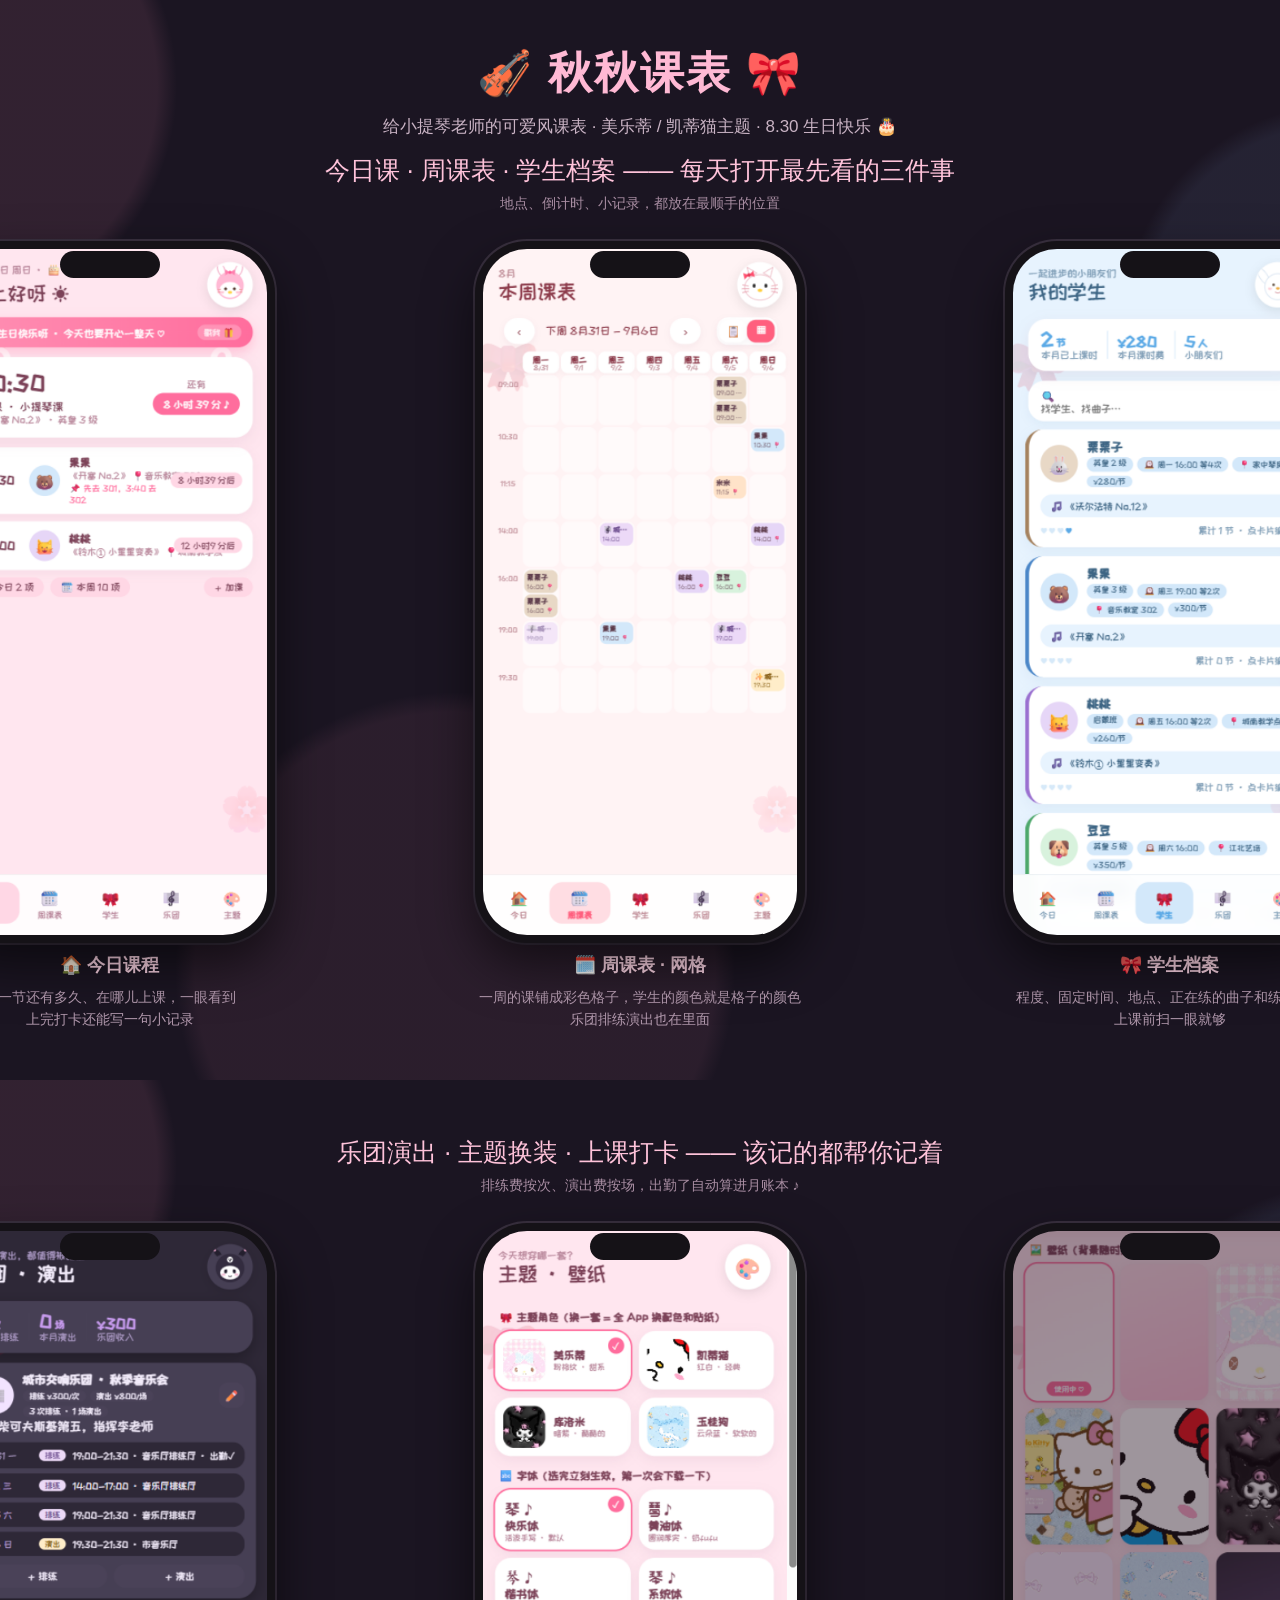
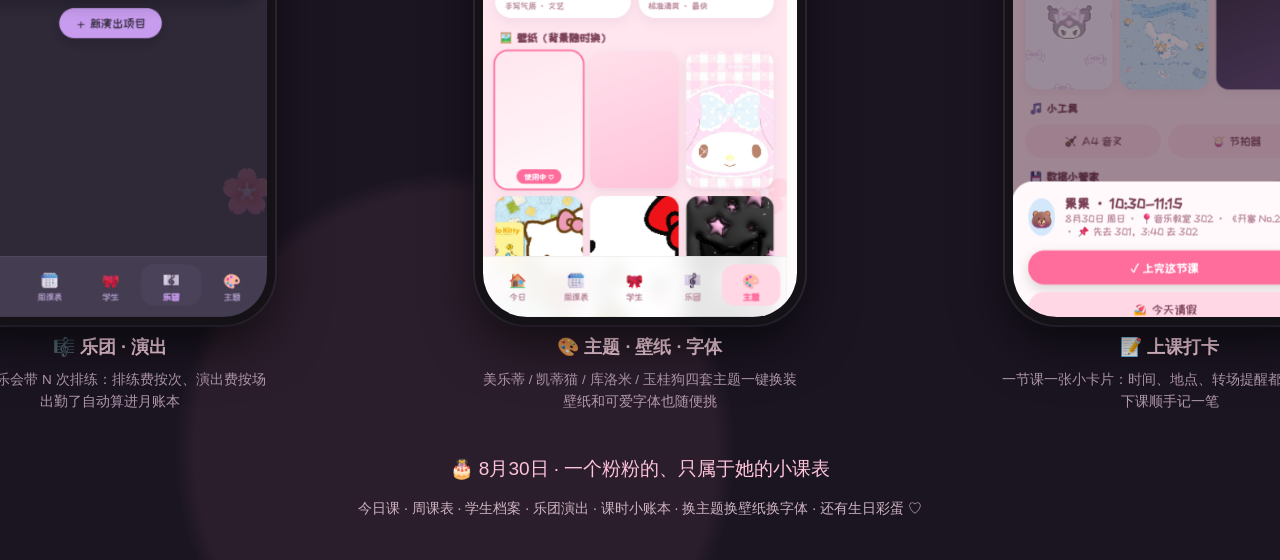
<file: mockup/share.html>
<!DOCTYPE html>
<html lang="zh-CN">
<head>
<meta charset="UTF-8">
<title>秋秋课表 · 宣传图</title>
<style>
*{margin:0;padding:0;box-sizing:border-box}
html,body{width:100%}
body{background:#0f0c12;display:flex;flex-direction:column;align-items:center}
.board{width:1850px;height:1080px;overflow:hidden;position:relative;
  font-family:'PingFang SC','Microsoft YaHei',sans-serif;
  background:#1b1522;color:#f2e9f0;
  background-image:
    radial-gradient(circle at 12% 8%, rgba(255,143,179,.10) 0 220px, transparent 240px),
    radial-gradient(circle at 88% 30%, rgba(150,190,255,.08) 0 200px, transparent 220px),
    radial-gradient(circle at 40% 90%, rgba(255,143,179,.07) 0 260px, transparent 280px);}
.hero{text-align:center;padding-top:44px}
.hero h1{font-size:44px;color:#ffb9d4;letter-spacing:2px}
.hero p{margin-top:12px;font-size:17px;color:#c9b3c4}
.sec-t{font-size:25px;color:#ffc3da;margin-top:16px;text-align:center}
.sec-s{font-size:14px;color:#a98ea3;text-align:center;margin-top:8px}
.row{display:flex;gap:60px;justify-content:center;align-items:flex-start;margin-top:28px}
.item{display:flex;flex-direction:column;align-items:center;gap:10px;width:470px}
.item h3{font-size:18px;color:#ffd7e7}
.item p{font-size:13.5px;color:#b39aae;text-align:center;line-height:1.65}
.phone{width:330px;height:702px;background:#151217;border-radius:52px;padding:8px;
  box-shadow:0 22px 50px rgba(0,0,0,.55), 0 0 0 2px #3a3140;position:relative}
.phone img.shot{width:100%;height:100%;border-radius:44px;object-fit:cover;display:block}
.island{position:absolute;top:10px;left:50%;transform:translateX(-50%);width:100px;height:27px;background:#151217;border-radius:16px;z-index:5}
.foot{position:absolute;bottom:38px;left:0;right:0;text-align:center;font-size:14px;color:#cfb3c2;line-height:1.9}
.foot .big{font-size:19px;color:#ffc3da;margin-bottom:8px}
</style>
</head>
<body>

<div class="board" id="b1">
  <div class="hero">
    <h1>🎻 秋秋课表 🎀</h1>
    <p>给小提琴老师的可爱风课表 · 美乐蒂 / 凯蒂猫主题 · 8.30 生日快乐 🎂</p>
  </div>
  <div class="sec-t">今日课 · 周课表 · 学生档案 —— 每天打开最先看的三件事</div>
  <div class="sec-s">地点、倒计时、小记录，都放在最顺手的位置</div>
  <div class="row">
    <div class="item">
      <div class="phone"><div class="island"></div><img class="shot" src="promo_today.png"></div>
      <h3>🏠 今日课程</h3>
      <p>下一节还有多久、在哪儿上课，一眼看到<br>上完打卡还能写一句小记录</p>
    </div>
    <div class="item">
      <div class="phone"><div class="island"></div><img class="shot" src="promo_week.png"></div>
      <h3>🗓️ 周课表 · 网格</h3>
      <p>一周的课铺成彩色格子，学生的颜色就是格子的颜色<br>乐团排练演出也在里面</p>
    </div>
    <div class="item">
      <div class="phone"><div class="island"></div><img class="shot" src="promo_students.png"></div>
      <h3>🎀 学生档案</h3>
      <p>程度、固定时间、地点、正在练的曲子和练习进度<br>上课前扫一眼就够</p>
    </div>
  </div>
</div>

<div class="board" id="b2">
  <div class="sec-t" style="margin-top:56px">乐团演出 · 主题换装 · 上课打卡 —— 该记的都帮你记着</div>
  <div class="sec-s">排练费按次、演出费按场，出勤了自动算进月账本 ♪</div>
  <div class="row">
    <div class="item">
      <div class="phone"><div class="island"></div><img class="shot" src="promo_orch.png"></div>
      <h3>🎼 乐团 · 演出</h3>
      <p>一场音乐会带 N 次排练：排练费按次、演出费按场<br>出勤了自动算进月账本</p>
    </div>
    <div class="item">
      <div class="phone"><div class="island"></div><img class="shot" src="promo_themes.png"></div>
      <h3>🎨 主题 · 壁纸 · 字体</h3>
      <p>美乐蒂 / 凯蒂猫 / 库洛米 / 玉桂狗四套主题一键换装<br>壁纸和可爱字体也随便挑</p>
    </div>
    <div class="item">
      <div class="phone"><div class="island"></div><img class="shot" src="promo_sheet.png"></div>
      <h3>📝 上课打卡</h3>
      <p>一节课一张小卡片：时间、地点、转场提醒都写在上面<br>下课顺手记一笔</p>
    </div>
  </div>
  <div class="foot">
    <div class="big">🎂 8月30日 · 一个粉粉的、只属于她的小课表</div>
    今日课 · 周课表 · 学生档案 · 乐团演出 · 课时小账本 · 换主题换壁纸换字体 · 还有生日彩蛋 ♡
  </div>
</div>

</body>
</html>
</file>
<file: app/css/app.css>
/* 秋秋课表 · 可爱风样式 */
@font-face{
  font-family:'ZCOOL';
  src:url('../assets/zcool.woff2') format('woff2');
  font-display:swap;
}
@font-face{
  font-family:'HuangYou';
  src:url('../assets/font-huangyou.woff2') format('woff2');
  font-display:swap;
}
@font-face{
  font-family:'KaiShu';
  src:url('../assets/font-kai.woff2') format('woff2');
  font-display:swap;
}
*{margin:0;padding:0;box-sizing:border-box;-webkit-tap-highlight-color:transparent}
html,body{height:100%}
body{
  font-family:'ZCOOL','Yuanti SC','PingFang SC','Microsoft YaHei',sans-serif;
  /* 字体族由 body 上的 f-* 类决定 */
  background:var(--bg1);
  color:var(--text);
  overflow-x:hidden;
}

/* ---------- 字体 ---------- */
body.f-kuaile{font-family:'ZCOOL','Yuanti SC','PingFang SC','Microsoft YaHei',sans-serif}
body.f-huangyou{font-family:'HuangYou','ZCOOL','Yuanti SC','PingFang SC','Microsoft YaHei',sans-serif}
body.f-kai{font-family:'KaiShu','Yuanti SC','PingFang SC','Microsoft YaHei',sans-serif}
body.f-sys{font-family:-apple-system,BlinkMacSystemFont,'PingFang SC','Hiragino Sans GB','Microsoft YaHei',sans-serif}

/* ---------- 字体选择卡片 ---------- */
.fgrid{display:grid;grid-template-columns:1fr 1fr;gap:10px}
.fcard{border-radius:20px;padding:10px 12px;background:var(--card);box-shadow:0 5px 14px rgba(150,100,125,.10);position:relative;outline:2.5px solid transparent;border:none;cursor:pointer;font-family:inherit;text-align:left;min-width:0}
.fcard.sel{outline-color:var(--accent)}
.fcard .fn{font-size:15px;color:var(--text);font-weight:700;display:block}
.fcard .fd{font-size:10.5px;color:var(--sub);display:block;margin-top:2px}
.fcard .ck{position:absolute;top:8px;right:8px;width:20px;height:20px;border-radius:50%;background:var(--accent);color:var(--onaccent);font-size:12px;display:flex;align-items:center;justify-content:center}
.fcard .fs{font-size:20px;color:var(--text)}

/* ---------- 时间控件 / 头像上传 ---------- */
/* ---------- 时间控件 / 头像上传 ---------- */
.tsel{border:2px solid var(--chip);background:var(--card);color:var(--text);border-radius:12px;padding:8px 4px;font-size:14px;font-family:inherit;min-width:0;flex:1}
.tsel.h{flex:1.1}
.av{overflow:hidden}
.av .avimg,.avimg{width:100%;height:100%;object-fit:cover;border-radius:50%;display:block}
.upbtn{display:inline-flex;align-items:center;gap:5px;background:var(--chip);color:var(--text);border-radius:16px;padding:8px 14px;font-size:13px;cursor:pointer;user-select:none}
.upbtn:active{transform:scale(.97)}

/* ---------- 日期时间选择器 / 可点字段 ---------- */
/* ---------- 日期时间选择器 / 可点字段 ---------- */
.tfield{display:block;width:100%;text-align:left;background:var(--card);border:2px solid var(--chip);color:var(--text);border-radius:14px;padding:10px 12px;font-size:14px;font-family:inherit;cursor:pointer;min-width:0}
.tfield:active{transform:scale(.985)}
.tfield.big{border-radius:18px}
.calnav{display:flex;align-items:center;justify-content:center;gap:16px;margin-bottom:8px}
.calnav button{background:var(--card);border:2px solid var(--chip);color:var(--text);border-radius:12px;width:36px;height:30px;font-size:15px;cursor:pointer}
.calnav span{font-size:15px;color:var(--text);min-width:110px;text-align:center}
.calgrid{display:grid;grid-template-columns:repeat(7,1fr);gap:4px;margin-bottom:6px}
.cdow{font-size:10.5px;color:var(--sub);text-align:center;padding:2px 0}
.cday{aspect-ratio:1;border:none;background:var(--card);border-radius:10px;font-size:13px;color:var(--text);cursor:pointer;font-family:inherit}
.cday:active{transform:scale(.92)}
.cday.on{background:var(--accent);color:var(--onaccent);font-weight:700}
.cday.today{box-shadow:inset 0 0 0 2px var(--accent)}
.pdisp{font-size:34px;text-align:center;color:var(--accent);margin:6px 0 10px;letter-spacing:1px}
.chipgrid{display:grid;grid-template-columns:repeat(4,1fr);gap:6px;max-height:190px;overflow-y:auto}
.chip{border:2px solid var(--chip);background:var(--card);color:var(--text);border-radius:12px;padding:9px 0;font-size:13px;cursor:pointer;font-family:inherit}
.chip.on{background:var(--accent);border-color:var(--accent);color:var(--onaccent);font-weight:700}
.fine{display:flex;gap:10px;justify-content:center;margin-top:10px}
.fine button{background:var(--chip);color:var(--text);border:none;border-radius:14px;padding:8px 16px;font-size:13px;cursor:pointer;font-family:inherit}
.dowchips{display:flex;gap:5px;margin-bottom:8px}
.dchip{flex:1;min-width:0;border:2px solid var(--chip);background:var(--card);border-radius:12px;padding:10px 0;font-size:13px;cursor:pointer;color:var(--sub);font-family:inherit;text-align:center}
.dchip.on{background:var(--accent);border-color:var(--accent);color:var(--onaccent);font-weight:700}
.slotcard .slotrow .del{width:40px;height:44px;flex-shrink:0}

/* ---------- 主题 ---------- */
body.t-melody{--bg1:#ffe6ef;--bg2:#fff9fb;--accent:#ff6d9d;--accent2:#ff8fb3;--chip:#ffd7e5;--text:#7c4258;--sub:#b9879b;--card:#ffffff;--onaccent:#fff}
body.t-kitty{--bg1:#fff3f4;--bg2:#ffffff;--accent:#ff5f7e;--accent2:#ff8298;--chip:#ffdde3;--text:#8c3a4a;--sub:#c08e98;--card:#ffffff;--onaccent:#fff}
body.t-kuromi{--bg1:#2e2837;--bg2:#403a4c;--accent:#c79bee;--accent2:#a97fe0;--chip:#4a4258;--text:#f3ecfb;--sub:#a997c2;--card:#463f54;--onaccent:#2e2837}
body.t-cinnamo{--bg1:#e7f3fe;--bg2:#fbfdff;--accent:#5aa9e6;--accent2:#82bff0;--chip:#d3e8fa;--text:#3d6584;--sub:#7d9cb5;--card:#ffffff;--onaccent:#fff}

/* ---------- 壁纸层 ---------- */
#wallpaper{
  position:fixed;inset:0;z-index:0;background-size:cover;background-position:center;
  transition:opacity .3s;
}
#wallpaper::after{content:'';position:absolute;inset:0;background:linear-gradient(160deg,var(--bg1) 0%,var(--bg2) 100%);opacity:.86}
body.t-kuromi #wallpaper::after{opacity:.9}

/* ---------- 布局 ---------- */
#app{position:relative;z-index:1;max-width:520px;margin:0 auto;min-height:100dvh;display:flex;flex-direction:column;
  padding-top:env(safe-area-inset-top)}
main{flex:1;padding:4px 16px 24px}
.page{display:none;animation:fadeIn .25s ease}
.page.on{display:block}
@keyframes fadeIn{from{opacity:0;transform:translateY(6px)}to{opacity:1;transform:none}}

.deco{position:fixed;z-index:0;user-select:none;pointer-events:none;opacity:.14}

/* ---------- 页头 ---------- */
.pagehead{display:flex;justify-content:space-between;align-items:center;padding:12px 4px 10px}
.pagehead .dt{font-size:13px;color:var(--sub)}
.pagehead h1{font-size:26px;color:var(--text);margin-top:2px;font-weight:400}
.sticker{width:56px;height:56px;border-radius:50%;background:var(--card);box-shadow:0 4px 14px rgba(0,0,0,.10);display:flex;align-items:center;justify-content:center;overflow:hidden;flex-shrink:0}

/* ---------- 通用组件 ---------- */
.card{background:var(--card);border-radius:22px;box-shadow:0 6px 18px rgba(150,100,125,.10);position:relative}
body.t-kuromi .card{box-shadow:0 6px 18px rgba(0,0,0,.28)}
.pill{display:inline-flex;align-items:center;gap:4px;background:var(--chip);color:var(--text);border-radius:20px;padding:4px 12px;font-size:12.5px}
.pill.acc{background:var(--accent);color:var(--onaccent)}
.btn{
  display:inline-flex;align-items:center;justify-content:center;gap:6px;
  background:var(--accent);color:var(--onaccent);border:none;border-radius:20px;
  padding:11px 20px;font-size:15px;font-family:inherit;cursor:pointer;
  box-shadow:0 6px 14px rgba(0,0,0,.14);transition:transform .12s,opacity .2s;
}
.btn:active{transform:scale(.96)}
/* 长表单弹层：主按钮粘底，滚动时始终可点 */
.sheet .btn.big,
.sheet .btn.ghost.big{
  position:sticky;
  bottom:calc(10px + env(safe-area-inset-bottom));
  z-index:5;
  background:var(--accent);
  color:var(--onaccent);
  box-shadow:0 -2px 14px rgba(0,0,0,.14);
}
.sheet .btn.ghost.big{
  background:var(--bg2);
  margin-top:8px;
}
.btn.ghost{background:var(--chip);color:var(--text);box-shadow:none}
.btn.big{width:100%;padding:14px;font-size:16px;border-radius:24px}
.btn:disabled{opacity:.45}
button{font-family:inherit}

/* ---------- 生日条 ---------- */
.birthday{margin:2px 4px 0;display:flex;align-items:center;gap:8px;width:calc(100% - 8px);border:none;font-family:inherit;cursor:pointer;
  background:linear-gradient(90deg,var(--accent2),var(--accent));color:var(--onaccent);
  border-radius:18px;padding:9px 14px;font-size:13.5px;
  box-shadow:0 6px 14px rgba(255,109,157,.30)}
.birthday:active{transform:scale(.98)}
.birthday .bd-hint{margin-left:auto;font-size:11px;opacity:.85;background:rgba(255,255,255,.28);border-radius:12px;padding:2px 8px}

/* ---------- 下一节卡片 ---------- */
.nextcard{margin:12px 4px 0;padding:15px 16px}
.nextcard .ear{position:absolute;top:-13px;width:26px;height:30px;background:var(--card);border-radius:50%;z-index:-1}
.nextcard .ear::after{content:'';position:absolute;inset:7px 8px 10px;background:var(--chip);border-radius:50%}
.nextcard .ear.l{left:26px;transform:rotate(-16deg)}
.nextcard .ear.r{right:26px;transform:rotate(16deg)}
.nc-top{display:flex;justify-content:space-between;align-items:center;gap:10px}
.nc-time{font-size:29px;color:var(--text);font-weight:700;letter-spacing:1px;line-height:1.1}
.nc-info{margin-top:6px;font-size:14.5px;color:var(--text)}
.nc-info .st{color:var(--sub);font-size:12.5px;margin-top:3px}
.nc-cd{display:flex;flex-direction:column;align-items:center;gap:4px;flex-shrink:0}
.nc-cd .num{font-size:12.5px;color:var(--sub)}
.cdchip{background:var(--accent);color:var(--onaccent);border-radius:20px;padding:5px 13px;font-size:13px;white-space:nowrap}

/* ---------- 课程行 ---------- */
.lList{margin:12px 4px 0}
.lrow{display:flex;align-items:center;gap:11px;padding:11px 13px;border-radius:20px;margin-bottom:9px;
  background:var(--card);box-shadow:0 4px 12px rgba(150,100,125,.08);cursor:pointer;border:none;width:100%;text-align:left;font-family:inherit}
body.t-kuromi .lrow{box-shadow:0 4px 12px rgba(0,0,0,.25)}
.lrow:active{transform:scale(.985)}
.lrow .lt{font-size:15px;font-weight:700;color:var(--text);width:46px;flex-shrink:0}
.lrow .av{width:38px;height:38px;border-radius:50%;display:flex;align-items:center;justify-content:center;font-size:20px;flex-shrink:0}
.lrow .li{flex:1;min-width:0}
.lrow .nm{font-size:14.5px;color:var(--text);font-weight:700}
.lrow .pc{font-size:12px;color:var(--sub);margin-top:2px;white-space:nowrap;overflow:hidden;text-overflow:ellipsis}
.lrow.done{opacity:.5}
.lrow.done .nm{text-decoration:line-through}
.lrow.leave{opacity:.45}
.lrow .st-chip{font-size:11.5px;border-radius:16px;padding:4px 9px;background:var(--chip);color:var(--text);flex-shrink:0}
.lrow .st-chip.now{background:var(--accent);color:var(--onaccent)}
.lrow .st-chip.done{background:var(--accent);color:var(--onaccent);opacity:.85}
.notemini{font-size:11px;color:var(--accent);margin-top:2px}

/* ---------- 周课表 ---------- */
.weeknav{display:flex;align-items:center;justify-content:center;gap:14px;margin:2px 0 8px}
.weeknav button{background:var(--card);border:none;border-radius:16px;width:38px;height:32px;font-size:15px;color:var(--text);box-shadow:0 3px 8px rgba(150,100,125,.08);cursor:pointer}
.weeknav .wt{font-size:14px;color:var(--text);min-width:110px;text-align:center}
.wrow{display:flex;align-items:center;gap:10px;padding:10px 13px;border-radius:18px;margin-bottom:8px;
  background:var(--card);box-shadow:0 3px 10px rgba(150,100,125,.07)}
body.t-kuromi .wrow{box-shadow:0 3px 10px rgba(0,0,0,.22)}
.wrow .wd{width:58px;text-align:center;flex-shrink:0}
.wrow .wd .n{font-size:15px;font-weight:700;color:var(--text)}
.wrow .wd .d{font-size:11px;color:var(--sub)}
.wrow .wd .d{font-size:11px;color:var(--sub);white-space:nowrap}
.wrow.today{background:linear-gradient(90deg,var(--bg1),var(--chip));outline:2px solid var(--accent)}
.wchips{display:flex;flex-wrap:wrap;gap:6px;flex:1}
.wchip{font-size:11.5px;color:#6b4457;background:var(--wc,#ffe3ec);border-radius:14px;padding:4px 9px;border:none;cursor:pointer;font-family:inherit;max-width:100%;white-space:nowrap;overflow:hidden;text-overflow:ellipsis}
.wchip.evt-reh{background:#ecd9f7;color:#6a4a8c}
.wchip.evt-perf{background:#ffedc9;color:#8a6116}
.wchip b{color:var(--accent)}
body.t-kuromi .wchip{color:#f3e9f5}
body.t-kuromi .wchip b{color:#e3c8ff}
body.t-kuromi .wchip.evt-reh{background:#4a3a63;color:#e3d2fb}
body.t-kuromi .wchip.evt-perf{background:#5c4a1f;color:#ffe9b8}
.wrow .empty{font-size:12px;color:var(--sub)}
.wrow .addbtn{margin-left:auto;border:none;background:var(--chip);color:var(--text);width:26px;height:26px;border-radius:50%;font-size:15px;cursor:pointer;flex-shrink:0;line-height:1}
.vtoggle{display:flex;background:var(--card);border-radius:14px;padding:3px;box-shadow:0 3px 8px rgba(150,100,125,.07);margin-left:6px;flex-shrink:0}
.vtoggle button{border:none;background:none;color:var(--sub);width:34px;height:28px;border-radius:11px;font-size:14px;cursor:pointer}
.vtoggle button.on{background:var(--accent);color:var(--onaccent)}

/* 网格周课表（WakeUp 风格） */
#weekGrid{padding-bottom:4px}
.gtbl{display:grid;grid-template-columns:32px repeat(7,1fr);gap:2px;min-width:0}
.ghead{background:var(--card);border-radius:9px;text-align:center;padding:4px 0 3px;font-size:9px;color:var(--sub);box-shadow:0 2px 6px rgba(150,100,125,.06);overflow:hidden;white-space:nowrap}
.ghead b{display:block;font-size:11px;color:var(--text)}
.ghead.today{background:var(--accent)}
.ghead.today b,.ghead.today{color:var(--onaccent)}
.gtime{font-size:9px;color:var(--sub);text-align:center;padding-top:7px;line-height:1.1}
.gcell{min-height:56px;min-width:0;background:color-mix(in srgb, var(--card) 55%, transparent);border-radius:9px;display:flex;flex-direction:column;gap:2px;padding:2px}
.gblk{border:none;cursor:pointer;font-family:inherit;text-align:left;border-radius:8px;padding:3px 3px;font-size:9.5px;color:#5c3a4a;line-height:1.25;overflow:hidden;width:100%;min-width:0}
.gblk b{overflow:hidden}
.gblk .t{overflow:hidden}
.gblk b{display:block;font-size:9.5px;overflow:hidden;text-overflow:ellipsis;white-space:nowrap}
.gblk .t{display:block;font-size:8px;opacity:.75;overflow:hidden;text-overflow:ellipsis;white-space:nowrap}
@media (max-width:360px){
  .gcell{min-height:50px;padding:2px 1px}
  .gblk b,.gblk{font-size:9px}
  .ghead b{font-size:10px}
}
.gblk.evt-reh{background:#ecd9f7;color:#6a4a8c}
.gblk.evt-perf{background:#ffedc9;color:#8a6116}
body.t-kuromi .gblk{color:#f3e9f5}
body.t-kuromi .gcell{background:rgba(255,255,255,.06)}

/* ---------- 学生页 ---------- */
.statcard{margin:4px 4px 12px;padding:13px 16px;display:flex;align-items:center;gap:12px}
.statcard .big{font-size:24px;color:var(--accent);font-weight:700}
.statcard .lbl{font-size:12.5px;color:var(--sub);margin-top:1px}
.statcard .sep{width:1px;height:34px;background:var(--chip)}
.search{margin:0 4px 10px;background:var(--card);border-radius:20px;padding:9px 15px;font-size:13.5px;color:var(--sub);box-shadow:0 4px 10px rgba(120,160,200,.10)}
.search input{border:none;background:transparent;outline:none;color:var(--text);font-family:inherit;font-size:13.5px;width:100%}
.scard{padding:13px 14px;border-radius:22px;margin-bottom:11px;background:var(--card);box-shadow:0 5px 14px rgba(120,160,200,.10);cursor:pointer;border:none;width:100%;text-align:left;font-family:inherit}
.scard:active{transform:scale(.985)}
.scard .top{display:flex;align-items:center;gap:11px}
.scard .av{width:46px;height:46px;border-radius:50%;display:flex;align-items:center;justify-content:center;font-size:24px;flex-shrink:0}
.scard .nm{font-size:16px;color:var(--text);font-weight:700}
.scard .chips{margin-top:5px;display:flex;gap:5px;flex-wrap:wrap}
.scard .chips span{font-size:10.5px;background:var(--chip);color:var(--text);border-radius:12px;padding:2px 8px}
.scard .song{margin-top:9px;font-size:12.5px;color:var(--text);background:var(--bg1);border-radius:14px;padding:6px 11px}
.scard .meta{margin-top:8px;display:flex;justify-content:space-between;align-items:center;font-size:12px;color:var(--sub)}
.hearts{color:var(--accent);letter-spacing:2px}
.hearts .off{opacity:.25}
.editbtns{display:flex;gap:8px;margin-top:10px}
.editbtns .mini{flex:1;border:none;border-radius:14px;padding:8px 0;font-size:12.5px;cursor:pointer;background:var(--chip);color:var(--text);font-family:inherit}
.editbtns .mini.danger{color:#e05c7e}

/* ---------- 乐团页 ---------- */
.projcard{padding:13px 14px;border-radius:22px;margin-bottom:12px;background:var(--card);box-shadow:0 5px 14px rgba(120,160,200,.10)}
.projcard .top{display:flex;align-items:center;gap:11px}
.projcard .av{width:46px;height:46px;border-radius:50%;display:flex;align-items:center;justify-content:center;font-size:23px;flex-shrink:0}
.projcard .nm{font-size:15.5px;color:var(--text);font-weight:700}
.projcard .chips{margin-top:5px;display:flex;gap:5px;flex-wrap:wrap}
.projcard .chips span{font-size:10.5px;background:var(--chip);color:var(--text);border-radius:12px;padding:2px 8px}
.mini-edit{border:none;background:var(--chip);color:var(--text);width:32px;height:32px;border-radius:12px;font-size:14px;cursor:pointer;flex-shrink:0}
.evrows{margin-top:10px;display:flex;flex-direction:column;gap:6px}
.evrow{display:flex;align-items:center;gap:8px;border:none;background:var(--bg1);border-radius:14px;padding:8px 11px;cursor:pointer;font-family:inherit;text-align:left;width:100%}
.evrow:active{transform:scale(.985)}
.evrow .evd{font-size:12px;color:var(--sub);width:58px;flex-shrink:0}
.evrow .evt{font-size:10.5px;border-radius:10px;padding:2px 7px;flex-shrink:0}
.evrow .evt.reh{background:#ecd9f7;color:#6a4a8c}
.evrow .evt.perf{background:#ffedc9;color:#8a6116}
.evrow .evt-t{font-size:12px;color:var(--text);white-space:nowrap;overflow:hidden;text-overflow:ellipsis}

/* ---------- 一键导入 ---------- */
.itabs{display:flex;gap:8px}
.itab{flex:1;border:2px solid var(--chip);background:var(--card);color:var(--sub);border-radius:16px;padding:9px 0;font-size:14px;cursor:pointer;font-family:inherit}
.itab.on{border-color:var(--accent);color:var(--accent);background:var(--chip);font-weight:700}
.prow{display:flex;align-items:center;gap:7px;flex-wrap:wrap;background:var(--card);border-radius:14px;padding:7px 9px;margin-bottom:6px;box-shadow:0 2px 8px rgba(150,100,125,.07)}
.prow input[type=checkbox]{width:17px;height:17px;accent-color:var(--accent);flex-shrink:0}
.prow input[type=text],.prow input[type=time],.prow select{border:1.5px solid var(--chip);background:var(--bg2);color:var(--text);border-radius:9px;padding:5px 6px;font-size:12px;font-family:inherit;min-width:0}
.prow .p-name{flex:1.1;min-width:64px}
.prow .p-time,.prow .p-end{width:72px;flex:1 1 64px}
.prow .p-loc{flex:1;min-width:56px}
.prow .p-dow{width:54px;flex:0 0 54px}
.prow .p-flag{font-size:12px;flex-shrink:0}

/* ---------- 主题页 ---------- */
.tlabel{margin:14px 4px 8px;font-size:14px;color:var(--text);font-weight:700}
.tgrid{display:grid;grid-template-columns:1fr 1fr;gap:10px}
.tcard{border-radius:20px;padding:10px;display:flex;align-items:center;gap:10px;background:var(--card);
  box-shadow:0 5px 14px rgba(150,100,125,.10);position:relative;outline:2.5px solid transparent;border:none;cursor:pointer;font-family:inherit;text-align:left}
.tcard.sel{outline-color:var(--accent)}
.tcard .img{width:52px;height:52px;border-radius:14px;overflow:hidden;flex-shrink:0}
.tcard .img img{width:100%;height:100%;object-fit:cover}
.tcard .tn{font-size:14px;color:var(--text);font-weight:700}
.tcard .td{font-size:10.5px;color:var(--sub);margin-top:2px}
.tcard .ck{position:absolute;top:8px;right:8px;width:20px;height:20px;border-radius:50%;background:var(--accent);color:var(--onaccent);font-size:12px;display:flex;align-items:center;justify-content:center}
.wgrid{display:grid;grid-template-columns:repeat(3,1fr);gap:9px}
.wthumb{border-radius:16px;overflow:hidden;position:relative;aspect-ratio:9/14;box-shadow:0 4px 12px rgba(150,100,125,.12);
  border:none;cursor:pointer;padding:0;outline:2.5px solid transparent;background-size:cover;background-position:center}
.wthumb.sel{outline-color:var(--accent)}
.wthumb .using{position:absolute;bottom:6px;left:50%;transform:translateX(-50%);background:var(--accent);color:var(--onaccent);font-size:10px;border-radius:12px;padding:2px 9px;white-space:nowrap}
.thint{margin:12px 4px 0;font-size:12px;color:var(--sub);text-align:center}
.datarow{display:grid;grid-template-columns:1fr 1fr;gap:9px;margin-top:10px}
.funrow{display:flex;gap:9px;margin-top:10px}
.funrow .btn{flex:1;font-size:14px}

/* ---------- 底栏 ---------- */
#tabbar{
  position:sticky;bottom:0;z-index:20;
  display:flex;justify-content:space-around;align-items:center;
  background:color-mix(in srgb, var(--card) 88%, transparent);
  backdrop-filter:blur(10px);-webkit-backdrop-filter:blur(10px);
  padding:9px 8px calc(14px + env(safe-area-inset-bottom));
  border-top:1.5px solid color-mix(in srgb, var(--text) 8%, transparent);
}
.tab{display:flex;flex-direction:column;align-items:center;gap:2px;font-size:11px;color:var(--sub);flex:1 1 0;min-width:0;max-width:80px;padding:6px 0;border-radius:16px;background:none;border:none;cursor:pointer;font-family:inherit}
.tab .ti{font-size:19px}
.tab.on{background:var(--chip);color:var(--accent);font-weight:700}
@media (max-width:350px){
  .tab{font-size:10px;padding:6px 0 4px}
  .tab .ti{font-size:17px}
}

/* ---------- 弹层 ---------- */
.mask{position:fixed;inset:0;background:rgba(40,20,35,.45);z-index:50;display:none;align-items:flex-end;justify-content:center}
.mask.on{display:flex}
.sheet{
  background:var(--bg2);width:100%;max-width:520px;border-radius:26px 26px 0 0;
  padding:18px 20px calc(34px + env(safe-area-inset-bottom));max-height:calc(100dvh - 110px);overflow-y:auto;
  animation:slideUp .25s ease;
}
@keyframes slideUp{from{transform:translateY(40%)}to{transform:none}}
.sheet h3{font-size:17px;color:var(--text);margin-bottom:14px;text-align:center}
.sheet .close{position:absolute;top:12px;right:14px;width:34px;height:34px;border-radius:50%;font-size:15px;cursor:pointer;background:var(--chip);color:var(--text);border:none;z-index:6}
.frm{display:flex;flex-direction:column;gap:11px}
.frm label{font-size:12.5px;color:var(--sub);display:block;margin-bottom:4px}
.frm input[type=text],.frm input[type=time],.frm input[type=number],.frm input[type=date],.frm select,.frm textarea{
  width:100%;border:2px solid var(--chip);background:var(--card);color:var(--text);
  border-radius:14px;padding:10px 12px;font-size:14.5px;font-family:inherit;outline:none;
}
.frm textarea{resize:vertical;min-height:56px}
/* iOS：输入字号<16px 聚焦时会强制放大页面，统一 16px 防跳动 */
.frm input,.frm select,.frm textarea,.search input,.tsel{font-size:16px}
.frm input:focus,.frm textarea:focus{border-color:var(--accent)}
.emgrid{display:grid;grid-template-columns:repeat(8,1fr);gap:6px}
.emgrid button{aspect-ratio:1;border:2px solid transparent;background:var(--card);border-radius:12px;font-size:20px;cursor:pointer}
.emgrid button.sel{border-color:var(--accent);background:var(--chip)}
.slotcard{border:2px solid var(--chip);border-radius:16px;padding:9px 10px;margin-bottom:8px;background:var(--card)}
.slotrow{display:flex;gap:7px;align-items:center}
.slotrow select{flex:1.15;min-width:0}
.slotrow input{flex:1;min-width:0}
.slotrow .del{border:none;background:var(--chip);color:#e05c7e;width:32px;height:36px;border-radius:12px;font-size:14px;cursor:pointer;flex-shrink:0}
.slotcard .sr-note{margin-top:7px;font-size:12.5px;padding:7px 10px}
.formerr{font-size:12.5px;color:#e05c7e;display:none;text-align:center}
.formerr.on{display:block}

/* 课程操作面板 */
.lessonhead{display:flex;align-items:center;gap:12px;margin-bottom:16px}
.lessonhead .av{width:46px;height:46px;border-radius:50%;display:flex;align-items:center;justify-content:center;font-size:24px}
.lessonhead .t1{font-size:17px;color:var(--text);font-weight:700}
.lessonhead .t2{font-size:12.5px;color:var(--sub);margin-top:2px}
.actgrid{display:flex;flex-direction:column;gap:9px}
.actgrid .btn{justify-content:center}
.notewrap{display:none}
.notewrap.on{display:block}

/* ---------- 音叉/节拍器 ---------- */
.tunerbox{display:flex;flex-direction:column;align-items:center;gap:14px;padding:10px 0 4px}
.tunerbox .note{font-size:44px;color:var(--accent)}
.tunerbox .hz{font-size:13px;color:var(--sub)}
.pulse{width:74px;height:74px;border-radius:50%;background:var(--chip);display:flex;align-items:center;justify-content:center;font-size:32px;transition:transform .08s}
.pulse.beat{transform:scale(1.14);background:var(--accent)}
.bpmdir{display:flex;gap:8px;align-items:center}
.bpmdir input{width:74px;text-align:center}
.beatdots{display:flex;gap:8px}
.beatdots span{width:11px;height:11px;border-radius:50%;background:var(--chip)}
.beatdots span.on{background:var(--accent)}

/* ---------- 空状态 ---------- */
.emptybox{text-align:center;padding:44px 20px}
.emptybox .e1{font-size:40px}
.emptybox .e2{font-size:15px;color:var(--text);margin:10px 0 16px}
.emptybox .btn{margin:0 5px}

/* ---------- 生日彩蛋 ---------- */
#splash{position:fixed;inset:0;z-index:45;background:linear-gradient(160deg,#ffe0eb,#ffb9d4 60%,#ff9ec4);
  display:none;flex-direction:column;align-items:center;justify-content:center;text-align:center;padding:30px}
#splash.on{display:flex}
#splash h2{font-size:34px;color:#a03058;margin:18px 0 8px;font-weight:400}
#splash p{font-size:15px;color:#8c4a68;line-height:1.9}
.splash-skip{display:inline-flex;align-items:center;gap:6px;margin-top:20px;color:#a03058;font-size:13px;background:rgba(255,255,255,.55);border-radius:18px;padding:6px 14px;cursor:pointer;user-select:none}
.splash-skip input{width:16px;height:16px;accent-color:#d64580}
#splash .btn{margin-top:26px;background:#fff;color:#d64580}
#splash .mel{width:130px;height:130px;border-radius:50%;object-fit:cover;box-shadow:0 10px 22px rgba(160,48,88,.35);animation:floaty 3s ease-in-out infinite}
@keyframes floaty{0%,100%{transform:translateY(0)}50%{transform:translateY(-10px)}}
.confetti{position:absolute;top:-20px;font-size:18px;animation:fall linear infinite;opacity:.85}
@keyframes fall{to{transform:translateY(110dvh) rotate(340deg)}}

/* ---------- toast（顶部居中，不挡底栏按钮） ---------- */
#toast{position:fixed;top:calc(env(safe-area-inset-top) + 14px);left:50%;transform:translateX(-50%) translateY(-80px);
  background:var(--text);color:var(--bg2);font-size:13px;border-radius:20px;padding:8px 18px;z-index:120;
  transition:transform .25s;pointer-events:none;max-width:80vw;text-align:center}
#toast.on{transform:translateX(-50%) translateY(0)}
#netBadge{position:fixed;top:calc(env(safe-area-inset-top) + 14px);left:14px;background:#8a6116;color:#fff;
  font-size:12px;border-radius:16px;padding:5px 12px;z-index:110;display:none;box-shadow:0 4px 10px rgba(0,0,0,.2)}
#netBadge.on{display:block}

@media (min-width:560px){
  body{background:var(--bg2)}
  #app{box-shadow:0 0 60px rgba(0,0,0,.18)}
}

/* ---------- 设置中心 / 照片网格 / 生日条 ---------- */
.pgrid{display:grid;grid-template-columns:repeat(3,1fr);gap:6px;margin-top:8px}
.pgrid .ph{position:relative;aspect-ratio:1;border-radius:10px;overflow:hidden;border:none;padding:0;cursor:pointer}
.pgrid .ph img{width:100%;height:100%;object-fit:cover;display:block}
.pgrid .ph .rm{position:absolute;top:2px;right:2px;width:18px;height:18px;border-radius:50%;background:rgba(0,0,0,.55);color:#fff;font-size:10px;border:none;line-height:1}
.bstrip{display:flex;gap:8px;overflow-x:auto;padding:2px 4px 8px;margin:0 4px 4px;min-height:0}
.bstrip:empty{display:none}
.phchip{cursor:pointer}
.bstrip .bitem{flex-shrink:0;background:var(--card);border-radius:16px;padding:8px 14px;font-size:12.5px;color:var(--text);box-shadow:0 3px 8px rgba(150,100,125,.08);text-align:center}
.bstrip .bitem b{display:block;font-size:14px}
.warn{color:#e0893a}

/* ---------- 选择器头部（确定在顶部，远离拇指区） ---------- */
.phead{display:flex;align-items:center;justify-content:space-between;gap:10px;padding:2px 0 10px}
.phead h3{margin:0;flex:1;text-align:center}
.pghost{background:var(--chip);color:var(--sub);border:none;border-radius:50%;width:30px;height:30px;font-size:13px;cursor:pointer;flex-shrink:0}
.pok{background:var(--accent);color:var(--onaccent);border:none;border-radius:16px;padding:7px 18px;font-size:14px;font-weight:700;cursor:pointer;flex-shrink:0;font-family:inherit}
.pok:active{transform:scale(.96)}
.chipgrid{max-height:min(46dvh,420px);position:relative}
.thour{font-size:11px;color:var(--sub);margin:8px 2px 4px;font-weight:700}
.trow{display:grid;grid-template-columns:repeat(4,1fr);gap:5px;margin-bottom:4px}
.tchip{border:2px solid var(--chip);background:var(--card);color:var(--text);border-radius:10px;padding:8px 0;text-align:center;font-size:12.5px;cursor:pointer;font-family:inherit}
.tchip.on{background:var(--accent);border-color:var(--accent);color:var(--onaccent);font-weight:700}
.tchip:active{transform:scale(.94)}

/* ---------- 长表单：滚动区+固定保存栏（不依赖sticky，全内核可靠） ---------- */
.sheetflex{display:flex;flex-direction:column}
.frmscroll{flex:1 1 auto;overflow-y:auto;min-height:0}
.savebar{display:flex;flex-direction:column;gap:8px;padding:10px 2px 2px;border-top:1.5px dashed var(--chip)}
.savebar .btn{position:static !important}

/* ---------- 周网格 v2：时长感知 + 背靠背无缝 + 一屏自适应 ---------- */
.ghead2{display:flex;margin:0 0 6px}
.gts{width:38px;flex-shrink:0}
.gdayh{flex:1;text-align:center;font-size:11px;color:var(--sub)}
.gdayh b{display:block;font-size:12.5px;color:var(--text)}
.gdayh.today{color:var(--accent)}
.gdayh.today b{color:var(--accent)}
.gwrap{position:relative;margin-top:4px}
.gtl{position:absolute;left:0;top:0;bottom:0;width:38px}
.gtl .gmark{position:absolute;right:4px;font-size:9.5px;color:var(--sub);transform:translateY(-5px)}
.gdays{position:absolute;left:40px;right:0;top:0;bottom:0;display:flex}
.gday{flex:1;position:relative;border-left:1px solid color-mix(in srgb, var(--chip) 55%, transparent)}
.gday.today{background:color-mix(in srgb, var(--accent) 8%, transparent)}
.gblk{position:absolute;border:none;border-radius:10px;padding:3px 6px;text-align:left;font-family:inherit;cursor:pointer;overflow:hidden;color:#5c3a4a;box-shadow:0 2px 8px rgba(150,100,125,.18)}
.gblk b{display:block;font-size:11.5px;white-space:nowrap;overflow:hidden;text-overflow:ellipsis}
.gblk i{display:block;font-style:normal;font-size:9.5px;opacity:.8;white-space:nowrap;overflow:hidden;text-overflow:ellipsis}
.gblk.orch{background:#ece3f8;color:#5d4a7d}
.gblk.done{opacity:.5}
.gblk.pend{border-style:dashed}

/* ---------- 周课表·日程式（iOS 日历列表：按天分区 + 彩条课卡） ---------- */
.agDay{margin-bottom:4px}
.agHead{display:flex;align-items:center;gap:7px;padding:9px 13px;background:var(--card);border-radius:14px;box-shadow:0 3px 8px rgba(150,100,125,.06);position:sticky;top:6px;z-index:2}
.agHead b{font-size:13.5px;color:var(--text)}
.agHead span{font-size:11.5px;color:var(--sub)}
.agHead.today b,.agHead.today span{color:var(--accent)}
.agHead .agn{margin-left:auto;font-size:10.5px}
.agHead .addbtn{margin-left:4px}
.agDay .lrow{margin-top:7px}
.agEmpty{padding:10px 14px;color:var(--sub);font-size:12px}

/* ---------- 云端历史 / 补课建议 通用行 ---------- */
.histrow{display:flex;align-items:center;gap:8px;width:100%;text-align:left;padding:11px 13px;margin-bottom:6px;border:none;border-radius:14px;background:var(--card);box-shadow:0 2px 8px rgba(150,100,125,.08);font-family:inherit;cursor:pointer}
.histrow b{font-size:13.5px;color:var(--text)}
.histrow span{font-size:11.5px;color:var(--sub)}
.histrow .hsize{margin-left:auto}
.histrow .hbtn{font-size:11.5px;color:var(--onaccent);background:var(--accent);border-radius:12px;padding:4px 10px}
</file>
